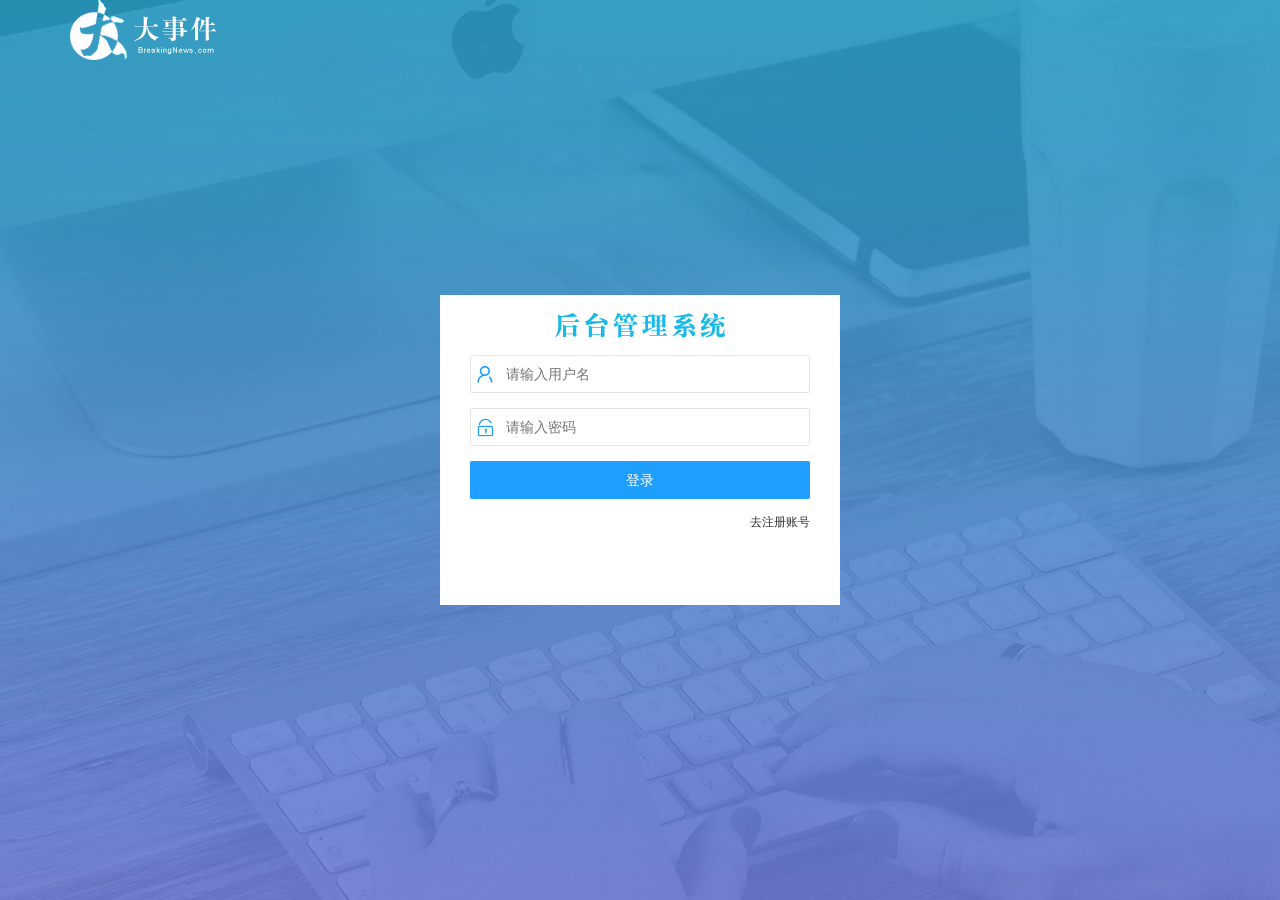
<file: login.html>
<!DOCTYPE html>
<html lang="en">

<head>
    <meta charset="UTF-8">
    <meta http-equiv="X-UA-Compatible" content="IE=edge">
    <meta name="viewport" content="width=device-width, initial-scale=1.0">
    <title>大事件-登录/注册</title>
    <!-- 导入 Layui 样式 -->
    <link rel="stylesheet" href="/assets/lib/layui/css/layui.css">
    <!-- 导入自己的 login 登陆注册页面的 css  -->
    <link rel="stylesheet" href="/assets/css/login.css">

</head>

<body>
    <!-- 头部的 Logo  区域 -->
    <div class="layui-main">
        <img src="/assets/images/logo.png" alt="">
    </div>


    <!-- 登录注册 区域 -->
    <div class="loginAndRegBox">
        <!-- 登录/注册 表头 -->
        <div class="title-box"></div>

        <!-- 登录的 Div -->
        <div class="login-box">
            <!-- 登陆的表单 -->
            <form class="layui-form" id="form-login">
                <!-- 用户名 -->
                <div class="layui-form-item">
                    <i class="layui-icon layui-icon-username" style="font-size: 20px; color: #1E9FFF;"></i>
                    <input type="text" name="username" required lay-verify="required" placeholder="请输入用户名" autocomplete="off" class="layui-input">
                </div>
                <!-- 密码 -->
                <div class="layui-form-item">
                    <i class="layui-icon layui-icon-password" style="font-size: 20px; color: #1E9FFF;"></i>
                    <input type="password" name="password" required lay-verify="required|pwd" placeholder="请输入密码" autocomplete="off" class="layui-input">
                </div>
                <!-- 登录按钮 -->
                <div class="layui-form-item">
                    <!-- 注意 类名控制按钮  样式 , lay-submit 决定了按钮的属性  是表单提交  不是普通按钮 -->
                    <button class="layui-btn  layui-btn-fluid layui-btn-normal" lay-submit>登录</button>
                </div>
                <!-- 切换按钮 -->
                <div class="layui-form-item links">
                    <a href="javascript:;" id="link-reg">去注册账号</a>
                </div>

            </form>

        </div>

        <!-- 注册的Div -->
        <div class="reg-box">
            <!-- 注册的表单 -->
            <form class="layui-form" id="form-reg">
                <!-- 用户名 -->
                <div class="layui-form-item">
                    <i class="layui-icon layui-icon-username" style="font-size: 20px; color: #1E9FFF;"></i>
                    <input type="text" name="username" required lay-verify="required" placeholder="请输入用户名" autocomplete="off" class="layui-input">
                </div>
                <!-- 密码 -->
                <div class="layui-form-item">
                    <i class="layui-icon layui-icon-password" style="font-size: 20px; color: #1E9FFF;"></i>
                    <input type="password" name="password" required lay-verify="required|pwd" placeholder="请输入密码" autocomplete="off" class="layui-input">
                </div>
                <!-- 密码确认 -->
                <div class="layui-form-item">
                    <i class="layui-icon layui-icon-password" style="font-size: 20px; color: #1E9FFF;"></i>
                    <input type="password" name="repassword" required lay-verify="required|pwd|repwd" placeholder="请再次确认密码" autocomplete="off" class="layui-input">
                </div>
                <!-- 注册按钮 -->
                <div class="layui-form-item">
                    <!-- 注意 类名控制按钮  样式 , lay-submit 决定了按钮的属性  是表单提交  不是普通按钮 -->
                    <button class="layui-btn  layui-btn-fluid layui-btn-normal" lay-submit>注册</button>
                </div>
                <!-- 切换按钮 -->
                <div class="layui-form-item links">
                    <a href="javascript:;" id="link-login">去登录</a>
                </div>

            </form>
        </div>
    </div>
    <!-- 导入 Layui 的JS样式 -->
    <script src="/assets/lib/layui/layui.all.js"></script>
    <!-- 导入 Jquery  -->
    <script src="/assets/lib/jquery.js"></script>
    <!-- 导入自己的javascript 脚本 -->
    <script src="/assets/js/login.js"></script>
</body>

</html>
</file>
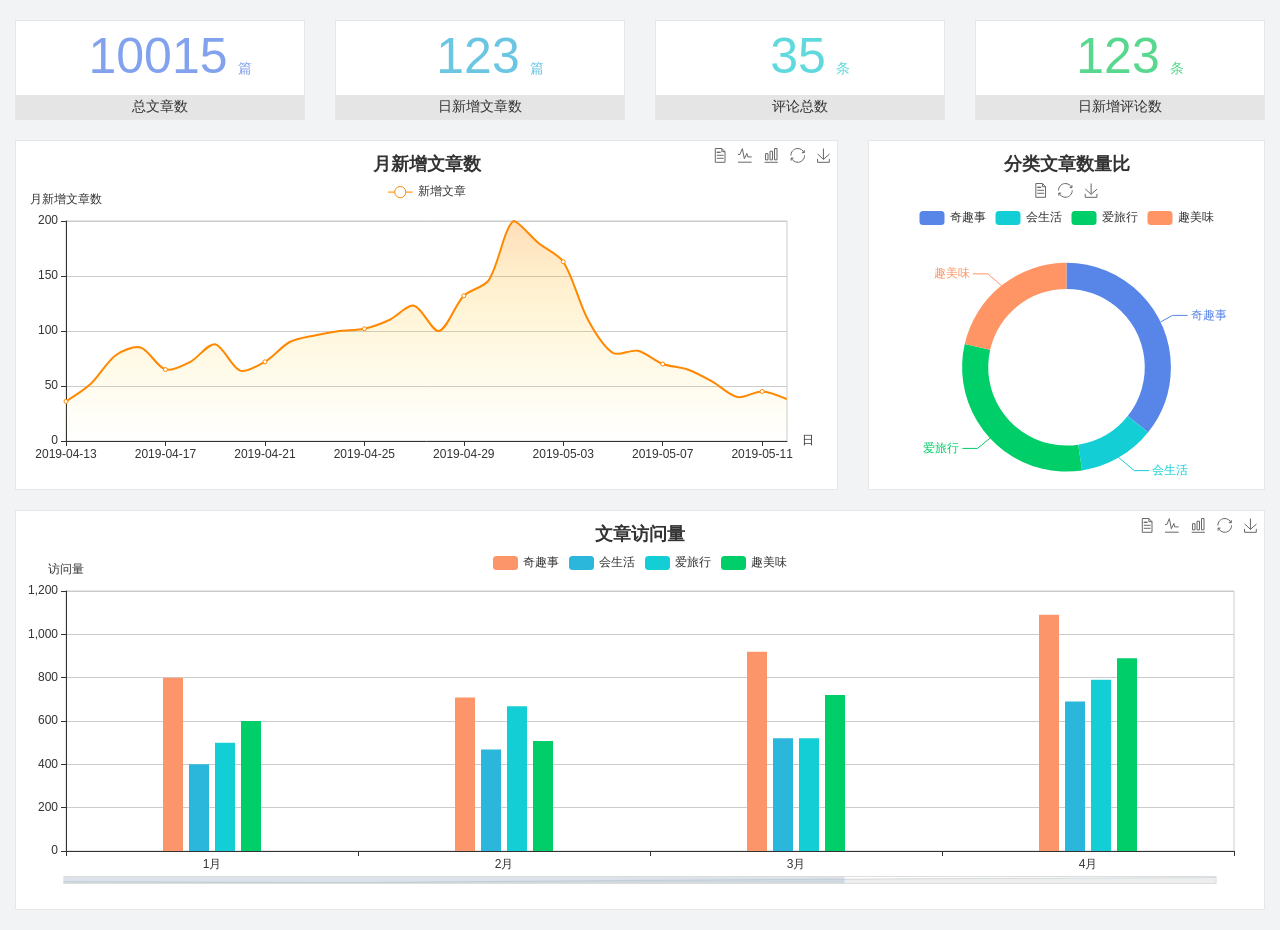
<file: home/dashboard.html>
<!DOCTYPE html>
<html lang="en">

<head>
  <meta charset="UTF-8">
  <meta name="viewport" content="width=device-width, initial-scale=1.0">
  <meta http-equiv="X-UA-Compatible" content="ie=edge">
  <title>图表统计</title>
  <link rel="stylesheet" href="../../assets/lib/bootstrap.css" />
  <link rel="stylesheet" href="../../assets/lib/main.css" />
  <script src="../../assets/lib/jquery.js"></script>
  <script type="text/javascript" src="../../assets/lib/echarts.min.js"></script>
</head>

<body>
  <div class="container-fluid">
    <div class="row spannel_list">
      <div class="col-sm-3 col-xs-6">
        <div class="spannel">
          <em>10015</em><span>篇</span>
          <b>总文章数</b>
        </div>
      </div>
      <div class="col-sm-3 col-xs-6">
        <div class="spannel scolor01">
          <em>123</em><span>篇</span>
          <b>日新增文章数</b>
        </div>
      </div>
      <div class="col-sm-3 col-xs-6">
        <div class="spannel scolor02">
          <em>35</em><span>条</span>
          <b>评论总数</b>
        </div>
      </div>
      <div class="col-sm-3 col-xs-6">
        <div class="spannel scolor03">
          <em>123</em><span>条</span>
          <b>日新增评论数</b>
        </div>
      </div>
    </div>
  </div>

  <div class="container-fluid">
    <div class="row curve-pie">
      <div class="col-lg-8 col-md-8">
        <div class="gragh_pannel" id="curve_show"></div>
      </div>
      <div class="col-lg-4 col-md-4">
        <div class="gragh_pannel" id="pie_show"></div>
      </div>
    </div>
  </div>

  <div class="container-fluid">
    <div class="column_pannel" id="column_show"></div>
  </div>

  <script>
    var oChart = echarts.init(document.getElementById('curve_show'));
    var aList_all = [
      { 'count': 36, 'date': '2019-04-13' },
      { 'count': 52, 'date': '2019-04-14' },
      { 'count': 78, 'date': '2019-04-15' },
      { 'count': 85, 'date': '2019-04-16' },
      { 'count': 65, 'date': '2019-04-17' },
      { 'count': 72, 'date': '2019-04-18' },
      { 'count': 88, 'date': '2019-04-19' },
      { 'count': 64, 'date': '2019-04-20' },
      { 'count': 72, 'date': '2019-04-21' },
      { 'count': 90, 'date': '2019-04-22' },
      { 'count': 96, 'date': '2019-04-23' },
      { 'count': 100, 'date': '2019-04-24' },
      { 'count': 102, 'date': '2019-04-25' },
      { 'count': 110, 'date': '2019-04-26' },
      { 'count': 123, 'date': '2019-04-27' },
      { 'count': 100, 'date': '2019-04-28' },
      { 'count': 132, 'date': '2019-04-29' },
      { 'count': 146, 'date': '2019-04-30' },
      { 'count': 200, 'date': '2019-05-01' },
      { 'count': 180, 'date': '2019-05-02' },
      { 'count': 163, 'date': '2019-05-03' },
      { 'count': 110, 'date': '2019-05-04' },
      { 'count': 80, 'date': '2019-05-05' },
      { 'count': 82, 'date': '2019-05-06' },
      { 'count': 70, 'date': '2019-05-07' },
      { 'count': 65, 'date': '2019-05-08' },
      { 'count': 54, 'date': '2019-05-09' },
      { 'count': 40, 'date': '2019-05-10' },
      { 'count': 45, 'date': '2019-05-11' },
      { 'count': 38, 'date': '2019-05-12' },
    ];

    let aCount = [];
    let aDate = [];

    for (var i = 0; i < aList_all.length; i++) {
      aCount.push(aList_all[i].count);
      aDate.push(aList_all[i].date);
    }

    var chartopt = {
      title: {
        text: '月新增文章数',
        left: 'center',
        top: '10'
      },
      tooltip: {
        trigger: 'axis'
      },
      legend: {
        data: ['新增文章'],
        top: '40'
      },
      toolbox: {
        show: true,
        feature: {
          mark: { show: true },
          dataView: { show: true, readOnly: false },
          magicType: { show: true, type: ['line', 'bar'] },
          restore: { show: true },
          saveAsImage: { show: true }
        }
      },
      calculable: true,
      xAxis: [
        {
          name: '日',
          type: 'category',
          boundaryGap: false,
          data: aDate
        }
      ],
      yAxis: [
        {
          name: '月新增文章数',
          type: 'value'
        }
      ],
      series: [
        {
          name: '新增文章',
          type: 'line',
          smooth: true,
          itemStyle: { normal: { areaStyle: { type: 'default' }, color: '#f80' }, lineStyle: { color: '#f80' } },
          data: aCount
        }],
      areaStyle: {
        normal: {
          color: new echarts.graphic.LinearGradient(0, 0, 0, 1, [{
            offset: 0,
            color: 'rgba(255,136,0,0.39)'
          }, {
            offset: .34,
            color: 'rgba(255,180,0,0.25)'
          }, {
            offset: 1,
            color: 'rgba(255,222,0,0.00)'
          }])

        }
      },
      grid: {
        show: true,
        x: 50,
        x2: 50,
        y: 80,
        height: 220
      }
    };

    oChart.setOption(chartopt);


    var oPie = echarts.init(document.getElementById('pie_show'));
    var oPieopt =
    {
      title: {
        top: 10,
        text: '分类文章数量比',
        x: 'center'
      },
      tooltip: {
        trigger: 'item',
        formatter: "{a} <br/>{b} : {c} ({d}%)"
      },
      color: ['#5885e8', '#13cfd5', '#00ce68', '#ff9565'],
      legend: {
        x: 'center',
        top: 65,
        data: ['奇趣事', '会生活', '爱旅行', '趣美味']
      },
      toolbox: {
        show: true,
        x: 'center',
        top: 35,
        feature: {
          mark: { show: true },
          dataView: { show: true, readOnly: false },
          magicType: {
            show: true,
            type: ['pie', 'funnel'],
            option: {
              funnel: {
                x: '25%',
                width: '50%',
                funnelAlign: 'left',
                max: 1548
              }
            }
          },
          restore: { show: true },
          saveAsImage: { show: true }
        }
      },
      calculable: true,
      series: [
        {
          name: '访问来源',
          type: 'pie',
          radius: ['45%', '60%'],
          center: ['50%', '65%'],
          data: [
            { value: 300, name: '奇趣事' },
            { value: 100, name: '会生活' },
            { value: 260, name: '爱旅行' },
            { value: 180, name: '趣美味' }
          ]
        }
      ]
    };
    oPie.setOption(oPieopt);



    var oColumn = this.echarts.init(document.getElementById('column_show'));
    var oColumnopt =
    {
      title: {
        text: '文章访问量',
        left: 'center',
        top: '10'
      },
      tooltip: {
        trigger: 'axis'
      },
      legend: {
        data: ['奇趣事', '会生活', '爱旅行', '趣美味'],
        top: '40'
      },
      toolbox: {
        show: true,
        feature: {
          mark: { show: true },
          dataView: { show: true, readOnly: false },
          magicType: { show: true, type: ['line', 'bar'] },
          restore: { show: true },
          saveAsImage: { show: true }
        }
      },
      calculable: true,
      xAxis: [
        {
          type: 'category',
          data: ['1月', '2月', '3月', '4月', '5月']
        }
      ],
      yAxis: [
        {
          name: '访问量',
          type: 'value'
        }
      ],
      series: [
        {
          name: '奇趣事',
          type: 'bar',
          barWidth: 20,
          itemStyle: {
            normal: { areaStyle: { type: 'default' }, color: '#fd956a' }
          },
          data: [800, 708, 920, 1090, 1200]
        },
        {
          name: '会生活',
          type: 'bar',
          barWidth: 20,
          itemStyle: {
            normal: { areaStyle: { type: 'default' }, color: '#2bb6db' }
          },
          data: [400, 468, 520, 690, 800]
        },
        {
          name: '爱旅行',
          type: 'bar',
          barWidth: 20,
          itemStyle: {
            normal: { areaStyle: { type: 'default' }, color: '#13cfd5' }
          },
          data: [500, 668, 520, 790, 900]
        },
        {
          name: '趣美味',
          type: 'bar',
          barWidth: 20,
          itemStyle: {
            normal: { areaStyle: { type: 'default' }, color: '#00ce68' }
          },
          data: [600, 508, 720, 890, 1000]
        }
      ],
      grid: {
        show: true,
        x: 50,
        x2: 30,
        y: 80,
        height: 260
      },
      dataZoom: [//给x轴设置滚动条
        {
          start: 0,//默认为0
          end: 100 - 1000 / 31,//默认为100
          type: 'slider',
          show: true,
          xAxisIndex: [0],
          handleSize: 0,//滑动条的 左右2个滑动条的大小
          height: 8,//组件高度
          left: 45, //左边的距离
          right: 50,//右边的距离
          bottom: 26,//右边的距离
          handleColor: '#ddd',//h滑动图标的颜色
          handleStyle: {
            borderColor: "#cacaca",
            borderWidth: "1",
            shadowBlur: 2,
            background: "#ddd",
            shadowColor: "#ddd",
          }
        }]
    };
    oColumn.setOption(oColumnopt);
  </script>
</body>

</html>
</file>
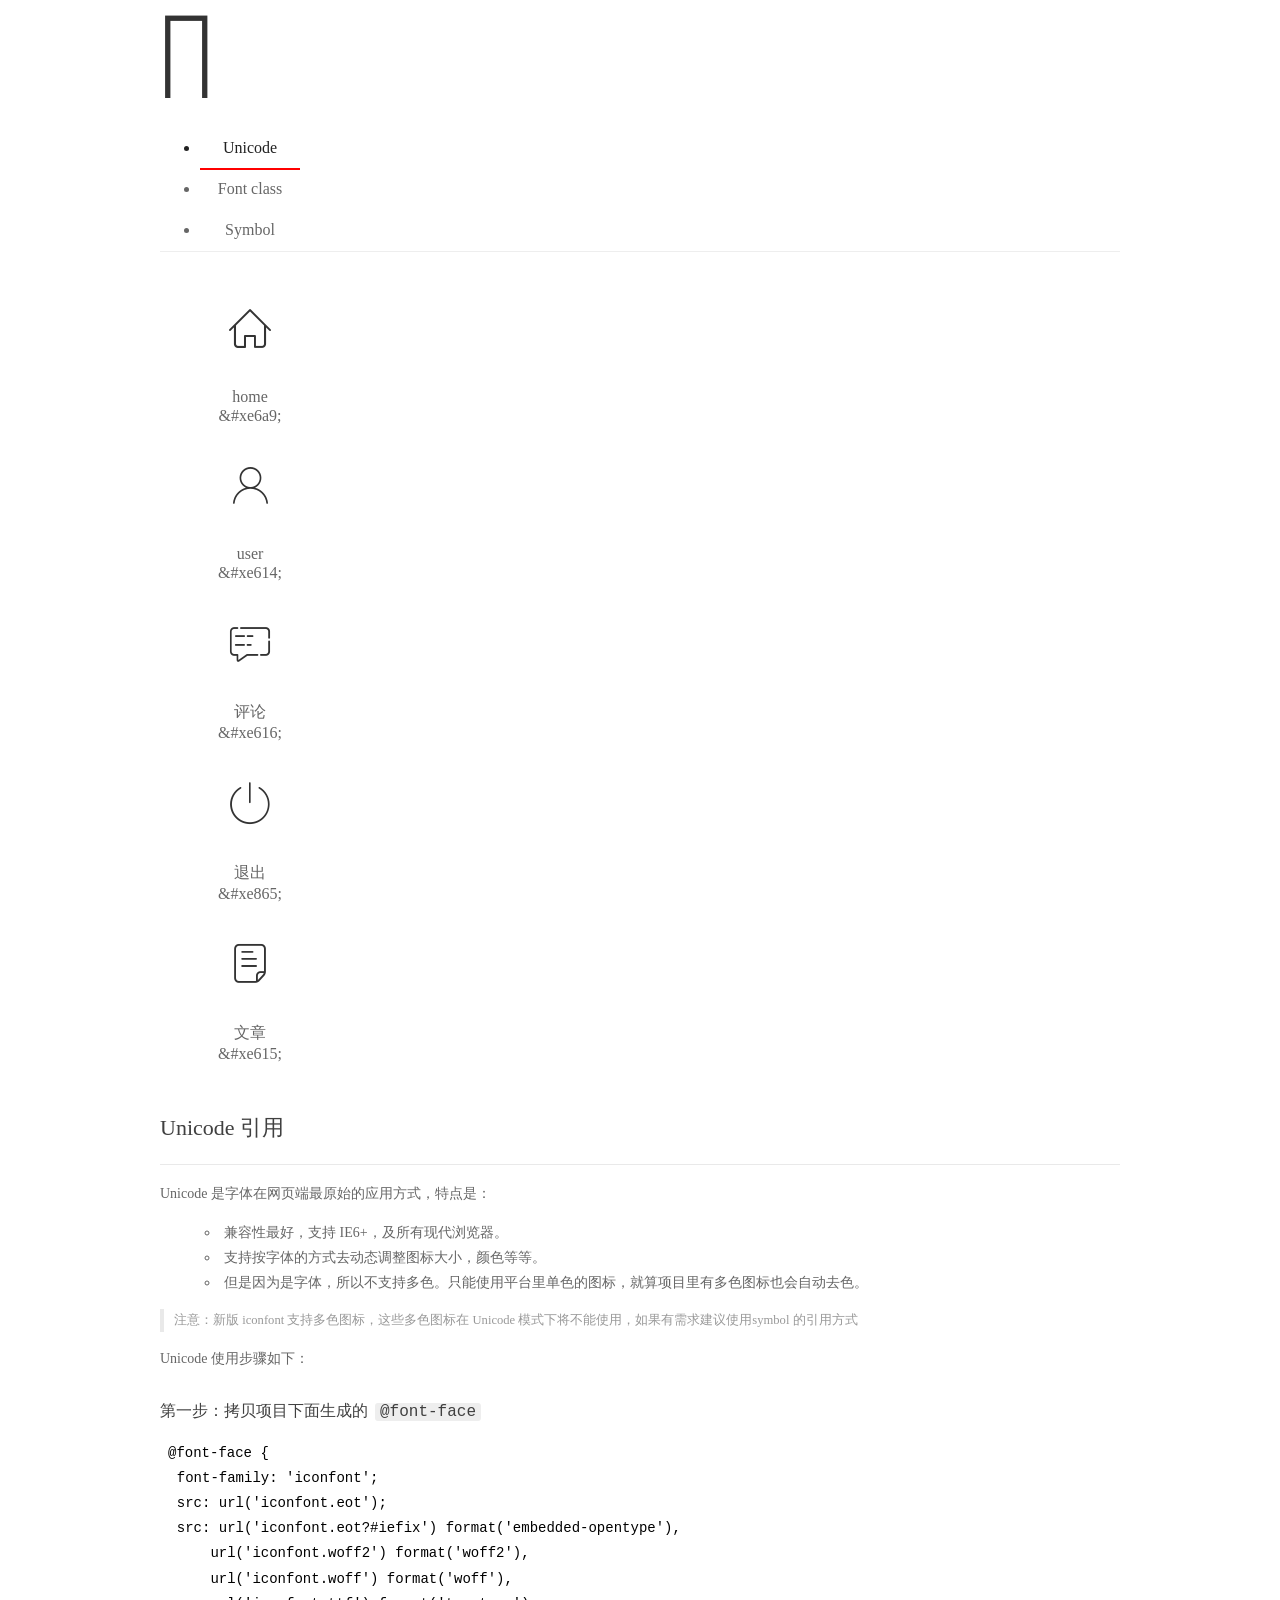
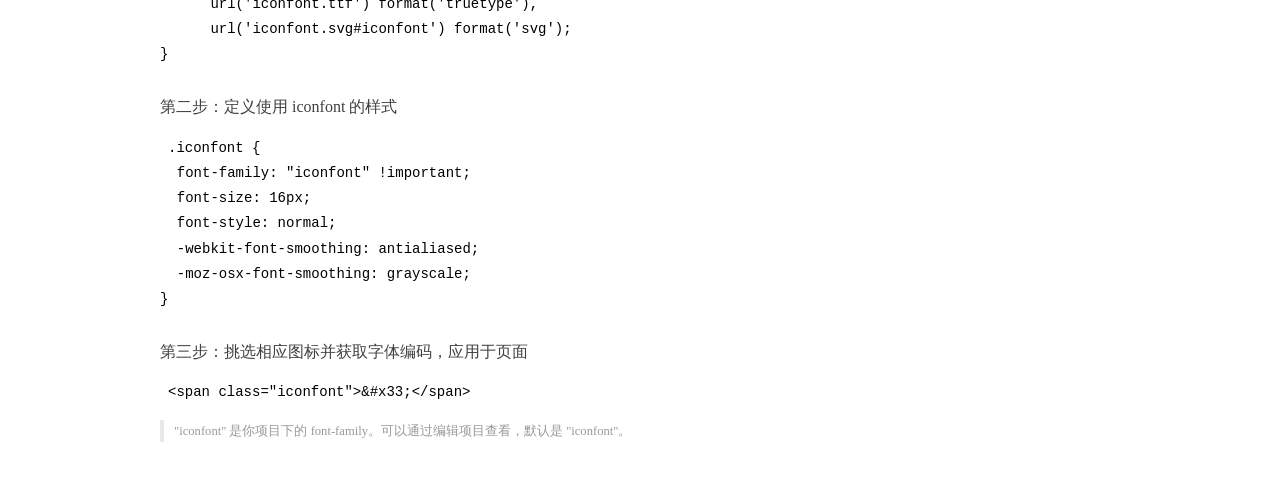
<file: assets/fonts/demo_index.html>
<!DOCTYPE html>
<html>
<head>
  <meta charset="utf-8"/>
  <title>IconFont Demo</title>
  <link rel="shortcut icon" href="https://gtms04.alicdn.com/tps/i4/TB1_oz6GVXXXXaFXpXXJDFnIXXX-64-64.ico" type="image/x-icon"/>
  <link rel="stylesheet" href="https://g.alicdn.com/thx/cube/1.3.2/cube.min.css">
  <link rel="stylesheet" href="demo.css">
  <link rel="stylesheet" href="iconfont.css">
  <script src="iconfont.js"></script>
  <!-- jQuery -->
  <script src="https://a1.alicdn.com/oss/uploads/2018/12/26/7bfddb60-08e8-11e9-9b04-53e73bb6408b.js"></script>
  <!-- 代码高亮 -->
  <script src="https://a1.alicdn.com/oss/uploads/2018/12/26/a3f714d0-08e6-11e9-8a15-ebf944d7534c.js"></script>
</head>
<body>
  <div class="main">
    <h1 class="logo"><a href="https://www.iconfont.cn/" title="iconfont 首页" target="_blank">&#xe86b;</a></h1>
    <div class="nav-tabs">
      <ul id="tabs" class="dib-box">
        <li class="dib active"><span>Unicode</span></li>
        <li class="dib"><span>Font class</span></li>
        <li class="dib"><span>Symbol</span></li>
      </ul>
      
    </div>
    <div class="tab-container">
      <div class="content unicode" style="display: block;">
          <ul class="icon_lists dib-box">
          
            <li class="dib">
              <span class="icon iconfont">&#xe6a9;</span>
                <div class="name">home</div>
                <div class="code-name">&amp;#xe6a9;</div>
              </li>
          
            <li class="dib">
              <span class="icon iconfont">&#xe614;</span>
                <div class="name">user</div>
                <div class="code-name">&amp;#xe614;</div>
              </li>
          
            <li class="dib">
              <span class="icon iconfont">&#xe616;</span>
                <div class="name">评论</div>
                <div class="code-name">&amp;#xe616;</div>
              </li>
          
            <li class="dib">
              <span class="icon iconfont">&#xe865;</span>
                <div class="name">退出</div>
                <div class="code-name">&amp;#xe865;</div>
              </li>
          
            <li class="dib">
              <span class="icon iconfont">&#xe615;</span>
                <div class="name">文章</div>
                <div class="code-name">&amp;#xe615;</div>
              </li>
          
          </ul>
          <div class="article markdown">
          <h2 id="unicode-">Unicode 引用</h2>
          <hr>

          <p>Unicode 是字体在网页端最原始的应用方式，特点是：</p>
          <ul>
            <li>兼容性最好，支持 IE6+，及所有现代浏览器。</li>
            <li>支持按字体的方式去动态调整图标大小，颜色等等。</li>
            <li>但是因为是字体，所以不支持多色。只能使用平台里单色的图标，就算项目里有多色图标也会自动去色。</li>
          </ul>
          <blockquote>
            <p>注意：新版 iconfont 支持多色图标，这些多色图标在 Unicode 模式下将不能使用，如果有需求建议使用symbol 的引用方式</p>
          </blockquote>
          <p>Unicode 使用步骤如下：</p>
          <h3 id="-font-face">第一步：拷贝项目下面生成的 <code>@font-face</code></h3>
<pre><code class="language-css"
>@font-face {
  font-family: 'iconfont';
  src: url('iconfont.eot');
  src: url('iconfont.eot?#iefix') format('embedded-opentype'),
      url('iconfont.woff2') format('woff2'),
      url('iconfont.woff') format('woff'),
      url('iconfont.ttf') format('truetype'),
      url('iconfont.svg#iconfont') format('svg');
}
</code></pre>
          <h3 id="-iconfont-">第二步：定义使用 iconfont 的样式</h3>
<pre><code class="language-css"
>.iconfont {
  font-family: "iconfont" !important;
  font-size: 16px;
  font-style: normal;
  -webkit-font-smoothing: antialiased;
  -moz-osx-font-smoothing: grayscale;
}
</code></pre>
          <h3 id="-">第三步：挑选相应图标并获取字体编码，应用于页面</h3>
<pre>
<code class="language-html"
>&lt;span class="iconfont"&gt;&amp;#x33;&lt;/span&gt;
</code></pre>
          <blockquote>
            <p>"iconfont" 是你项目下的 font-family。可以通过编辑项目查看，默认是 "iconfont"。</p>
          </blockquote>
          </div>
      </div>
      <div class="content font-class">
        <ul class="icon_lists dib-box">
          
          <li class="dib">
            <span class="icon iconfont icon-home"></span>
            <div class="name">
              home
            </div>
            <div class="code-name">.icon-home
            </div>
          </li>
          
          <li class="dib">
            <span class="icon iconfont icon-user"></span>
            <div class="name">
              user
            </div>
            <div class="code-name">.icon-user
            </div>
          </li>
          
          <li class="dib">
            <span class="icon iconfont icon-pinglun"></span>
            <div class="name">
              评论
            </div>
            <div class="code-name">.icon-pinglun
            </div>
          </li>
          
          <li class="dib">
            <span class="icon iconfont icon-tuichu"></span>
            <div class="name">
              退出
            </div>
            <div class="code-name">.icon-tuichu
            </div>
          </li>
          
          <li class="dib">
            <span class="icon iconfont icon-16"></span>
            <div class="name">
              文章
            </div>
            <div class="code-name">.icon-16
            </div>
          </li>
          
        </ul>
        <div class="article markdown">
        <h2 id="font-class-">font-class 引用</h2>
        <hr>

        <p>font-class 是 Unicode 使用方式的一种变种，主要是解决 Unicode 书写不直观，语意不明确的问题。</p>
        <p>与 Unicode 使用方式相比，具有如下特点：</p>
        <ul>
          <li>兼容性良好，支持 IE8+，及所有现代浏览器。</li>
          <li>相比于 Unicode 语意明确，书写更直观。可以很容易分辨这个 icon 是什么。</li>
          <li>因为使用 class 来定义图标，所以当要替换图标时，只需要修改 class 里面的 Unicode 引用。</li>
          <li>不过因为本质上还是使用的字体，所以多色图标还是不支持的。</li>
        </ul>
        <p>使用步骤如下：</p>
        <h3 id="-fontclass-">第一步：引入项目下面生成的 fontclass 代码：</h3>
<pre><code class="language-html">&lt;link rel="stylesheet" href="./iconfont.css"&gt;
</code></pre>
        <h3 id="-">第二步：挑选相应图标并获取类名，应用于页面：</h3>
<pre><code class="language-html">&lt;span class="iconfont icon-xxx"&gt;&lt;/span&gt;
</code></pre>
        <blockquote>
          <p>"
            iconfont" 是你项目下的 font-family。可以通过编辑项目查看，默认是 "iconfont"。</p>
        </blockquote>
      </div>
      </div>
      <div class="content symbol">
          <ul class="icon_lists dib-box">
          
            <li class="dib">
                <svg class="icon svg-icon" aria-hidden="true">
                  <use xlink:href="#icon-home"></use>
                </svg>
                <div class="name">home</div>
                <div class="code-name">#icon-home</div>
            </li>
          
            <li class="dib">
                <svg class="icon svg-icon" aria-hidden="true">
                  <use xlink:href="#icon-user"></use>
                </svg>
                <div class="name">user</div>
                <div class="code-name">#icon-user</div>
            </li>
          
            <li class="dib">
                <svg class="icon svg-icon" aria-hidden="true">
                  <use xlink:href="#icon-pinglun"></use>
                </svg>
                <div class="name">评论</div>
                <div class="code-name">#icon-pinglun</div>
            </li>
          
            <li class="dib">
                <svg class="icon svg-icon" aria-hidden="true">
                  <use xlink:href="#icon-tuichu"></use>
                </svg>
                <div class="name">退出</div>
                <div class="code-name">#icon-tuichu</div>
            </li>
          
            <li class="dib">
                <svg class="icon svg-icon" aria-hidden="true">
                  <use xlink:href="#icon-16"></use>
                </svg>
                <div class="name">文章</div>
                <div class="code-name">#icon-16</div>
            </li>
          
          </ul>
          <div class="article markdown">
          <h2 id="symbol-">Symbol 引用</h2>
          <hr>

          <p>这是一种全新的使用方式，应该说这才是未来的主流，也是平台目前推荐的用法。相关介绍可以参考这篇<a href="">文章</a>
            这种用法其实是做了一个 SVG 的集合，与另外两种相比具有如下特点：</p>
          <ul>
            <li>支持多色图标了，不再受单色限制。</li>
            <li>通过一些技巧，支持像字体那样，通过 <code>font-size</code>, <code>color</code> 来调整样式。</li>
            <li>兼容性较差，支持 IE9+，及现代浏览器。</li>
            <li>浏览器渲染 SVG 的性能一般，还不如 png。</li>
          </ul>
          <p>使用步骤如下：</p>
          <h3 id="-symbol-">第一步：引入项目下面生成的 symbol 代码：</h3>
<pre><code class="language-html">&lt;script src="./iconfont.js"&gt;&lt;/script&gt;
</code></pre>
          <h3 id="-css-">第二步：加入通用 CSS 代码（引入一次就行）：</h3>
<pre><code class="language-html">&lt;style&gt;
.icon {
  width: 1em;
  height: 1em;
  vertical-align: -0.15em;
  fill: currentColor;
  overflow: hidden;
}
&lt;/style&gt;
</code></pre>
          <h3 id="-">第三步：挑选相应图标并获取类名，应用于页面：</h3>
<pre><code class="language-html">&lt;svg class="icon" aria-hidden="true"&gt;
  &lt;use xlink:href="#icon-xxx"&gt;&lt;/use&gt;
&lt;/svg&gt;
</code></pre>
          </div>
      </div>

    </div>
  </div>
  <script>
  $(document).ready(function () {
      $('.tab-container .content:first').show()

      $('#tabs li').click(function (e) {
        var tabContent = $('.tab-container .content')
        var index = $(this).index()

        if ($(this).hasClass('active')) {
          return
        } else {
          $('#tabs li').removeClass('active')
          $(this).addClass('active')

          tabContent.hide().eq(index).fadeIn()
        }
      })
    })
  </script>
</body>
</html>
</file>
<file: assets/lib/layui/css/layui.css>
/** layui-v2.5.5 MIT License By https://www.layui.com */
 .layui-inline,img{display:inline-block;vertical-align:middle}h1,h2,h3,h4,h5,h6{font-weight:400}.layui-edge,.layui-header,.layui-inline,.layui-main{position:relative}.layui-body,.layui-edge,.layui-elip{overflow:hidden}.layui-btn,.layui-edge,.layui-inline,img{vertical-align:middle}.layui-btn,.layui-disabled,.layui-icon,.layui-unselect{-moz-user-select:none;-webkit-user-select:none;-ms-user-select:none}.layui-elip,.layui-form-checkbox span,.layui-form-pane .layui-form-label{text-overflow:ellipsis;white-space:nowrap}.layui-breadcrumb,.layui-tree-btnGroup{visibility:hidden}blockquote,body,button,dd,div,dl,dt,form,h1,h2,h3,h4,h5,h6,input,li,ol,p,pre,td,textarea,th,ul{margin:0;padding:0;-webkit-tap-highlight-color:rgba(0,0,0,0)}a:active,a:hover{outline:0}img{border:none}li{list-style:none}table{border-collapse:collapse;border-spacing:0}h4,h5,h6{font-size:100%}button,input,optgroup,option,select,textarea{font-family:inherit;font-size:inherit;font-style:inherit;font-weight:inherit;outline:0}pre{white-space:pre-wrap;white-space:-moz-pre-wrap;white-space:-pre-wrap;white-space:-o-pre-wrap;word-wrap:break-word}body{line-height:24px;font:14px Helvetica Neue,Helvetica,PingFang SC,Tahoma,Arial,sans-serif}hr{height:1px;margin:10px 0;border:0;clear:both}a{color:#333;text-decoration:none}a:hover{color:#777}a cite{font-style:normal;*cursor:pointer}.layui-border-box,.layui-border-box *{box-sizing:border-box}.layui-box,.layui-box *{box-sizing:content-box}.layui-clear{clear:both;*zoom:1}.layui-clear:after{content:'\20';clear:both;*zoom:1;display:block;height:0}.layui-inline{*display:inline;*zoom:1}.layui-edge{display:inline-block;width:0;height:0;border-width:6px;border-style:dashed;border-color:transparent}.layui-edge-top{top:-4px;border-bottom-color:#999;border-bottom-style:solid}.layui-edge-right{border-left-color:#999;border-left-style:solid}.layui-edge-bottom{top:2px;border-top-color:#999;border-top-style:solid}.layui-edge-left{border-right-color:#999;border-right-style:solid}.layui-disabled,.layui-disabled:hover{color:#d2d2d2!important;cursor:not-allowed!important}.layui-circle{border-radius:100%}.layui-show{display:block!important}.layui-hide{display:none!important}@font-face{font-family:layui-icon;src:url(../font/iconfont.eot?v=250);src:url(../font/iconfont.eot?v=250#iefix) format('embedded-opentype'),url(../font/iconfont.woff2?v=250) format('woff2'),url(../font/iconfont.woff?v=250) format('woff'),url(../font/iconfont.ttf?v=250) format('truetype'),url(../font/iconfont.svg?v=250#layui-icon) format('svg')}.layui-icon{font-family:layui-icon!important;font-size:16px;font-style:normal;-webkit-font-smoothing:antialiased;-moz-osx-font-smoothing:grayscale}.layui-icon-reply-fill:before{content:"\e611"}.layui-icon-set-fill:before{content:"\e614"}.layui-icon-menu-fill:before{content:"\e60f"}.layui-icon-search:before{content:"\e615"}.layui-icon-share:before{content:"\e641"}.layui-icon-set-sm:before{content:"\e620"}.layui-icon-engine:before{content:"\e628"}.layui-icon-close:before{content:"\1006"}.layui-icon-close-fill:before{content:"\1007"}.layui-icon-chart-screen:before{content:"\e629"}.layui-icon-star:before{content:"\e600"}.layui-icon-circle-dot:before{content:"\e617"}.layui-icon-chat:before{content:"\e606"}.layui-icon-release:before{content:"\e609"}.layui-icon-list:before{content:"\e60a"}.layui-icon-chart:before{content:"\e62c"}.layui-icon-ok-circle:before{content:"\1005"}.layui-icon-layim-theme:before{content:"\e61b"}.layui-icon-table:before{content:"\e62d"}.layui-icon-right:before{content:"\e602"}.layui-icon-left:before{content:"\e603"}.layui-icon-cart-simple:before{content:"\e698"}.layui-icon-face-cry:before{content:"\e69c"}.layui-icon-face-smile:before{content:"\e6af"}.layui-icon-survey:before{content:"\e6b2"}.layui-icon-tree:before{content:"\e62e"}.layui-icon-upload-circle:before{content:"\e62f"}.layui-icon-add-circle:before{content:"\e61f"}.layui-icon-download-circle:before{content:"\e601"}.layui-icon-templeate-1:before{content:"\e630"}.layui-icon-util:before{content:"\e631"}.layui-icon-face-surprised:before{content:"\e664"}.layui-icon-edit:before{content:"\e642"}.layui-icon-speaker:before{content:"\e645"}.layui-icon-down:before{content:"\e61a"}.layui-icon-file:before{content:"\e621"}.layui-icon-layouts:before{content:"\e632"}.layui-icon-rate-half:before{content:"\e6c9"}.layui-icon-add-circle-fine:before{content:"\e608"}.layui-icon-prev-circle:before{content:"\e633"}.layui-icon-read:before{content:"\e705"}.layui-icon-404:before{content:"\e61c"}.layui-icon-carousel:before{content:"\e634"}.layui-icon-help:before{content:"\e607"}.layui-icon-code-circle:before{content:"\e635"}.layui-icon-water:before{content:"\e636"}.layui-icon-username:before{content:"\e66f"}.layui-icon-find-fill:before{content:"\e670"}.layui-icon-about:before{content:"\e60b"}.layui-icon-location:before{content:"\e715"}.layui-icon-up:before{content:"\e619"}.layui-icon-pause:before{content:"\e651"}.layui-icon-date:before{content:"\e637"}.layui-icon-layim-uploadfile:before{content:"\e61d"}.layui-icon-delete:before{content:"\e640"}.layui-icon-play:before{content:"\e652"}.layui-icon-top:before{content:"\e604"}.layui-icon-friends:before{content:"\e612"}.layui-icon-refresh-3:before{content:"\e9aa"}.layui-icon-ok:before{content:"\e605"}.layui-icon-layer:before{content:"\e638"}.layui-icon-face-smile-fine:before{content:"\e60c"}.layui-icon-dollar:before{content:"\e659"}.layui-icon-group:before{content:"\e613"}.layui-icon-layim-download:before{content:"\e61e"}.layui-icon-picture-fine:before{content:"\e60d"}.layui-icon-link:before{content:"\e64c"}.layui-icon-diamond:before{content:"\e735"}.layui-icon-log:before{content:"\e60e"}.layui-icon-rate-solid:before{content:"\e67a"}.layui-icon-fonts-del:before{content:"\e64f"}.layui-icon-unlink:before{content:"\e64d"}.layui-icon-fonts-clear:before{content:"\e639"}.layui-icon-triangle-r:before{content:"\e623"}.layui-icon-circle:before{content:"\e63f"}.layui-icon-radio:before{content:"\e643"}.layui-icon-align-center:before{content:"\e647"}.layui-icon-align-right:before{content:"\e648"}.layui-icon-align-left:before{content:"\e649"}.layui-icon-loading-1:before{content:"\e63e"}.layui-icon-return:before{content:"\e65c"}.layui-icon-fonts-strong:before{content:"\e62b"}.layui-icon-upload:before{content:"\e67c"}.layui-icon-dialogue:before{content:"\e63a"}.layui-icon-video:before{content:"\e6ed"}.layui-icon-headset:before{content:"\e6fc"}.layui-icon-cellphone-fine:before{content:"\e63b"}.layui-icon-add-1:before{content:"\e654"}.layui-icon-face-smile-b:before{content:"\e650"}.layui-icon-fonts-html:before{content:"\e64b"}.layui-icon-form:before{content:"\e63c"}.layui-icon-cart:before{content:"\e657"}.layui-icon-camera-fill:before{content:"\e65d"}.layui-icon-tabs:before{content:"\e62a"}.layui-icon-fonts-code:before{content:"\e64e"}.layui-icon-fire:before{content:"\e756"}.layui-icon-set:before{content:"\e716"}.layui-icon-fonts-u:before{content:"\e646"}.layui-icon-triangle-d:before{content:"\e625"}.layui-icon-tips:before{content:"\e702"}.layui-icon-picture:before{content:"\e64a"}.layui-icon-more-vertical:before{content:"\e671"}.layui-icon-flag:before{content:"\e66c"}.layui-icon-loading:before{content:"\e63d"}.layui-icon-fonts-i:before{content:"\e644"}.layui-icon-refresh-1:before{content:"\e666"}.layui-icon-rmb:before{content:"\e65e"}.layui-icon-home:before{content:"\e68e"}.layui-icon-user:before{content:"\e770"}.layui-icon-notice:before{content:"\e667"}.layui-icon-login-weibo:before{content:"\e675"}.layui-icon-voice:before{content:"\e688"}.layui-icon-upload-drag:before{content:"\e681"}.layui-icon-login-qq:before{content:"\e676"}.layui-icon-snowflake:before{content:"\e6b1"}.layui-icon-file-b:before{content:"\e655"}.layui-icon-template:before{content:"\e663"}.layui-icon-auz:before{content:"\e672"}.layui-icon-console:before{content:"\e665"}.layui-icon-app:before{content:"\e653"}.layui-icon-prev:before{content:"\e65a"}.layui-icon-website:before{content:"\e7ae"}.layui-icon-next:before{content:"\e65b"}.layui-icon-component:before{content:"\e857"}.layui-icon-more:before{content:"\e65f"}.layui-icon-login-wechat:before{content:"\e677"}.layui-icon-shrink-right:before{content:"\e668"}.layui-icon-spread-left:before{content:"\e66b"}.layui-icon-camera:before{content:"\e660"}.layui-icon-note:before{content:"\e66e"}.layui-icon-refresh:before{content:"\e669"}.layui-icon-female:before{content:"\e661"}.layui-icon-male:before{content:"\e662"}.layui-icon-password:before{content:"\e673"}.layui-icon-senior:before{content:"\e674"}.layui-icon-theme:before{content:"\e66a"}.layui-icon-tread:before{content:"\e6c5"}.layui-icon-praise:before{content:"\e6c6"}.layui-icon-star-fill:before{content:"\e658"}.layui-icon-rate:before{content:"\e67b"}.layui-icon-template-1:before{content:"\e656"}.layui-icon-vercode:before{content:"\e679"}.layui-icon-cellphone:before{content:"\e678"}.layui-icon-screen-full:before{content:"\e622"}.layui-icon-screen-restore:before{content:"\e758"}.layui-icon-cols:before{content:"\e610"}.layui-icon-export:before{content:"\e67d"}.layui-icon-print:before{content:"\e66d"}.layui-icon-slider:before{content:"\e714"}.layui-icon-addition:before{content:"\e624"}.layui-icon-subtraction:before{content:"\e67e"}.layui-icon-service:before{content:"\e626"}.layui-icon-transfer:before{content:"\e691"}.layui-main{width:1140px;margin:0 auto}.layui-header{z-index:1000;height:60px}.layui-header a:hover{transition:all .5s;-webkit-transition:all .5s}.layui-side{position:fixed;left:0;top:0;bottom:0;z-index:999;width:200px;overflow-x:hidden}.layui-side-scroll{position:relative;width:220px;height:100%;overflow-x:hidden}.layui-body{position:absolute;left:200px;right:0;top:0;bottom:0;z-index:998;width:auto;overflow-y:auto;box-sizing:border-box}.layui-layout-body{overflow:hidden}.layui-layout-admin .layui-header{background-color:#23262E}.layui-layout-admin .layui-side{top:60px;width:200px;overflow-x:hidden}.layui-layout-admin .layui-body{position:fixed;top:60px;bottom:44px}.layui-layout-admin .layui-main{width:auto;margin:0 15px}.layui-layout-admin .layui-footer{position:fixed;left:200px;right:0;bottom:0;height:44px;line-height:44px;padding:0 15px;background-color:#eee}.layui-layout-admin .layui-logo{position:absolute;left:0;top:0;width:200px;height:100%;line-height:60px;text-align:center;color:#009688;font-size:16px}.layui-layout-admin .layui-header .layui-nav{background:0 0}.layui-layout-left{position:absolute!important;left:200px;top:0}.layui-layout-right{position:absolute!important;right:0;top:0}.layui-container{position:relative;margin:0 auto;padding:0 15px;box-sizing:border-box}.layui-fluid{position:relative;margin:0 auto;padding:0 15px}.layui-row:after,.layui-row:before{content:'';display:block;clear:both}.layui-col-lg1,.layui-col-lg10,.layui-col-lg11,.layui-col-lg12,.layui-col-lg2,.layui-col-lg3,.layui-col-lg4,.layui-col-lg5,.layui-col-lg6,.layui-col-lg7,.layui-col-lg8,.layui-col-lg9,.layui-col-md1,.layui-col-md10,.layui-col-md11,.layui-col-md12,.layui-col-md2,.layui-col-md3,.layui-col-md4,.layui-col-md5,.layui-col-md6,.layui-col-md7,.layui-col-md8,.layui-col-md9,.layui-col-sm1,.layui-col-sm10,.layui-col-sm11,.layui-col-sm12,.layui-col-sm2,.layui-col-sm3,.layui-col-sm4,.layui-col-sm5,.layui-col-sm6,.layui-col-sm7,.layui-col-sm8,.layui-col-sm9,.layui-col-xs1,.layui-col-xs10,.layui-col-xs11,.layui-col-xs12,.layui-col-xs2,.layui-col-xs3,.layui-col-xs4,.layui-col-xs5,.layui-col-xs6,.layui-col-xs7,.layui-col-xs8,.layui-col-xs9{position:relative;display:block;box-sizing:border-box}.layui-col-xs1,.layui-col-xs10,.layui-col-xs11,.layui-col-xs12,.layui-col-xs2,.layui-col-xs3,.layui-col-xs4,.layui-col-xs5,.layui-col-xs6,.layui-col-xs7,.layui-col-xs8,.layui-col-xs9{float:left}.layui-col-xs1{width:8.33333333%}.layui-col-xs2{width:16.66666667%}.layui-col-xs3{width:25%}.layui-col-xs4{width:33.33333333%}.layui-col-xs5{width:41.66666667%}.layui-col-xs6{width:50%}.layui-col-xs7{width:58.33333333%}.layui-col-xs8{width:66.66666667%}.layui-col-xs9{width:75%}.layui-col-xs10{width:83.33333333%}.layui-col-xs11{width:91.66666667%}.layui-col-xs12{width:100%}.layui-col-xs-offset1{margin-left:8.33333333%}.layui-col-xs-offset2{margin-left:16.66666667%}.layui-col-xs-offset3{margin-left:25%}.layui-col-xs-offset4{margin-left:33.33333333%}.layui-col-xs-offset5{margin-left:41.66666667%}.layui-col-xs-offset6{margin-left:50%}.layui-col-xs-offset7{margin-left:58.33333333%}.layui-col-xs-offset8{margin-left:66.66666667%}.layui-col-xs-offset9{margin-left:75%}.layui-col-xs-offset10{margin-left:83.33333333%}.layui-col-xs-offset11{margin-left:91.66666667%}.layui-col-xs-offset12{margin-left:100%}@media screen and (max-width:768px){.layui-hide-xs{display:none!important}.layui-show-xs-block{display:block!important}.layui-show-xs-inline{display:inline!important}.layui-show-xs-inline-block{display:inline-block!important}}@media screen and (min-width:768px){.layui-container{width:750px}.layui-hide-sm{display:none!important}.layui-show-sm-block{display:block!important}.layui-show-sm-inline{display:inline!important}.layui-show-sm-inline-block{display:inline-block!important}.layui-col-sm1,.layui-col-sm10,.layui-col-sm11,.layui-col-sm12,.layui-col-sm2,.layui-col-sm3,.layui-col-sm4,.layui-col-sm5,.layui-col-sm6,.layui-col-sm7,.layui-col-sm8,.layui-col-sm9{float:left}.layui-col-sm1{width:8.33333333%}.layui-col-sm2{width:16.66666667%}.layui-col-sm3{width:25%}.layui-col-sm4{width:33.33333333%}.layui-col-sm5{width:41.66666667%}.layui-col-sm6{width:50%}.layui-col-sm7{width:58.33333333%}.layui-col-sm8{width:66.66666667%}.layui-col-sm9{width:75%}.layui-col-sm10{width:83.33333333%}.layui-col-sm11{width:91.66666667%}.layui-col-sm12{width:100%}.layui-col-sm-offset1{margin-left:8.33333333%}.layui-col-sm-offset2{margin-left:16.66666667%}.layui-col-sm-offset3{margin-left:25%}.layui-col-sm-offset4{margin-left:33.33333333%}.layui-col-sm-offset5{margin-left:41.66666667%}.layui-col-sm-offset6{margin-left:50%}.layui-col-sm-offset7{margin-left:58.33333333%}.layui-col-sm-offset8{margin-left:66.66666667%}.layui-col-sm-offset9{margin-left:75%}.layui-col-sm-offset10{margin-left:83.33333333%}.layui-col-sm-offset11{margin-left:91.66666667%}.layui-col-sm-offset12{margin-left:100%}}@media screen and (min-width:992px){.layui-container{width:970px}.layui-hide-md{display:none!important}.layui-show-md-block{display:block!important}.layui-show-md-inline{display:inline!important}.layui-show-md-inline-block{display:inline-block!important}.layui-col-md1,.layui-col-md10,.layui-col-md11,.layui-col-md12,.layui-col-md2,.layui-col-md3,.layui-col-md4,.layui-col-md5,.layui-col-md6,.layui-col-md7,.layui-col-md8,.layui-col-md9{float:left}.layui-col-md1{width:8.33333333%}.layui-col-md2{width:16.66666667%}.layui-col-md3{width:25%}.layui-col-md4{width:33.33333333%}.layui-col-md5{width:41.66666667%}.layui-col-md6{width:50%}.layui-col-md7{width:58.33333333%}.layui-col-md8{width:66.66666667%}.layui-col-md9{width:75%}.layui-col-md10{width:83.33333333%}.layui-col-md11{width:91.66666667%}.layui-col-md12{width:100%}.layui-col-md-offset1{margin-left:8.33333333%}.layui-col-md-offset2{margin-left:16.66666667%}.layui-col-md-offset3{margin-left:25%}.layui-col-md-offset4{margin-left:33.33333333%}.layui-col-md-offset5{margin-left:41.66666667%}.layui-col-md-offset6{margin-left:50%}.layui-col-md-offset7{margin-left:58.33333333%}.layui-col-md-offset8{margin-left:66.66666667%}.layui-col-md-offset9{margin-left:75%}.layui-col-md-offset10{margin-left:83.33333333%}.layui-col-md-offset11{margin-left:91.66666667%}.layui-col-md-offset12{margin-left:100%}}@media screen and (min-width:1200px){.layui-container{width:1170px}.layui-hide-lg{display:none!important}.layui-show-lg-block{display:block!important}.layui-show-lg-inline{display:inline!important}.layui-show-lg-inline-block{display:inline-block!important}.layui-col-lg1,.layui-col-lg10,.layui-col-lg11,.layui-col-lg12,.layui-col-lg2,.layui-col-lg3,.layui-col-lg4,.layui-col-lg5,.layui-col-lg6,.layui-col-lg7,.layui-col-lg8,.layui-col-lg9{float:left}.layui-col-lg1{width:8.33333333%}.layui-col-lg2{width:16.66666667%}.layui-col-lg3{width:25%}.layui-col-lg4{width:33.33333333%}.layui-col-lg5{width:41.66666667%}.layui-col-lg6{width:50%}.layui-col-lg7{width:58.33333333%}.layui-col-lg8{width:66.66666667%}.layui-col-lg9{width:75%}.layui-col-lg10{width:83.33333333%}.layui-col-lg11{width:91.66666667%}.layui-col-lg12{width:100%}.layui-col-lg-offset1{margin-left:8.33333333%}.layui-col-lg-offset2{margin-left:16.66666667%}.layui-col-lg-offset3{margin-left:25%}.layui-col-lg-offset4{margin-left:33.33333333%}.layui-col-lg-offset5{margin-left:41.66666667%}.layui-col-lg-offset6{margin-left:50%}.layui-col-lg-offset7{margin-left:58.33333333%}.layui-col-lg-offset8{margin-left:66.66666667%}.layui-col-lg-offset9{margin-left:75%}.layui-col-lg-offset10{margin-left:83.33333333%}.layui-col-lg-offset11{margin-left:91.66666667%}.layui-col-lg-offset12{margin-left:100%}}.layui-col-space1{margin:-.5px}.layui-col-space1>*{padding:.5px}.layui-col-space3{margin:-1.5px}.layui-col-space3>*{padding:1.5px}.layui-col-space5{margin:-2.5px}.layui-col-space5>*{padding:2.5px}.layui-col-space8{margin:-3.5px}.layui-col-space8>*{padding:3.5px}.layui-col-space10{margin:-5px}.layui-col-space10>*{padding:5px}.layui-col-space12{margin:-6px}.layui-col-space12>*{padding:6px}.layui-col-space15{margin:-7.5px}.layui-col-space15>*{padding:7.5px}.layui-col-space18{margin:-9px}.layui-col-space18>*{padding:9px}.layui-col-space20{margin:-10px}.layui-col-space20>*{padding:10px}.layui-col-space22{margin:-11px}.layui-col-space22>*{padding:11px}.layui-col-space25{margin:-12.5px}.layui-col-space25>*{padding:12.5px}.layui-col-space30{margin:-15px}.layui-col-space30>*{padding:15px}.layui-btn,.layui-input,.layui-select,.layui-textarea,.layui-upload-button{outline:0;-webkit-appearance:none;transition:all .3s;-webkit-transition:all .3s;box-sizing:border-box}.layui-elem-quote{margin-bottom:10px;padding:15px;line-height:22px;border-left:5px solid #009688;border-radius:0 2px 2px 0;background-color:#f2f2f2}.layui-quote-nm{border-style:solid;border-width:1px 1px 1px 5px;background:0 0}.layui-elem-field{margin-bottom:10px;padding:0;border-width:1px;border-style:solid}.layui-elem-field legend{margin-left:20px;padding:0 10px;font-size:20px;font-weight:300}.layui-field-title{margin:10px 0 20px;border-width:1px 0 0}.layui-field-box{padding:10px 15px}.layui-field-title .layui-field-box{padding:10px 0}.layui-progress{position:relative;height:6px;border-radius:20px;background-color:#e2e2e2}.layui-progress-bar{position:absolute;left:0;top:0;width:0;max-width:100%;height:6px;border-radius:20px;text-align:right;background-color:#5FB878;transition:all .3s;-webkit-transition:all .3s}.layui-progress-big,.layui-progress-big .layui-progress-bar{height:18px;line-height:18px}.layui-progress-text{position:relative;top:-20px;line-height:18px;font-size:12px;color:#666}.layui-progress-big .layui-progress-text{position:static;padding:0 10px;color:#fff}.layui-collapse{border-width:1px;border-style:solid;border-radius:2px}.layui-colla-content,.layui-colla-item{border-top-width:1px;border-top-style:solid}.layui-colla-item:first-child{border-top:none}.layui-colla-title{position:relative;height:42px;line-height:42px;padding:0 15px 0 35px;color:#333;background-color:#f2f2f2;cursor:pointer;font-size:14px;overflow:hidden}.layui-colla-content{display:none;padding:10px 15px;line-height:22px;color:#666}.layui-colla-icon{position:absolute;left:15px;top:0;font-size:14px}.layui-card{margin-bottom:15px;border-radius:2px;background-color:#fff;box-shadow:0 1px 2px 0 rgba(0,0,0,.05)}.layui-card:last-child{margin-bottom:0}.layui-card-header{position:relative;height:42px;line-height:42px;padding:0 15px;border-bottom:1px solid #f6f6f6;color:#333;border-radius:2px 2px 0 0;font-size:14px}.layui-bg-black,.layui-bg-blue,.layui-bg-cyan,.layui-bg-green,.layui-bg-orange,.layui-bg-red{color:#fff!important}.layui-card-body{position:relative;padding:10px 15px;line-height:24px}.layui-card-body[pad15]{padding:15px}.layui-card-body[pad20]{padding:20px}.layui-card-body .layui-table{margin:5px 0}.layui-card .layui-tab{margin:0}.layui-panel-window{position:relative;padding:15px;border-radius:0;border-top:5px solid #E6E6E6;background-color:#fff}.layui-auxiliar-moving{position:fixed;left:0;right:0;top:0;bottom:0;width:100%;height:100%;background:0 0;z-index:9999999999}.layui-form-label,.layui-form-mid,.layui-form-select,.layui-input-block,.layui-input-inline,.layui-textarea{position:relative}.layui-bg-red{background-color:#FF5722!important}.layui-bg-orange{background-color:#FFB800!important}.layui-bg-green{background-color:#009688!important}.layui-bg-cyan{background-color:#2F4056!important}.layui-bg-blue{background-color:#1E9FFF!important}.layui-bg-black{background-color:#393D49!important}.layui-bg-gray{background-color:#eee!important;color:#666!important}.layui-badge-rim,.layui-colla-content,.layui-colla-item,.layui-collapse,.layui-elem-field,.layui-form-pane .layui-form-item[pane],.layui-form-pane .layui-form-label,.layui-input,.layui-layedit,.layui-layedit-tool,.layui-quote-nm,.layui-select,.layui-tab-bar,.layui-tab-card,.layui-tab-title,.layui-tab-title .layui-this:after,.layui-textarea{border-color:#e6e6e6}.layui-timeline-item:before,hr{background-color:#e6e6e6}.layui-text{line-height:22px;font-size:14px;color:#666}.layui-text h1,.layui-text h2,.layui-text h3{font-weight:500;color:#333}.layui-text h1{font-size:30px}.layui-text h2{font-size:24px}.layui-text h3{font-size:18px}.layui-text a:not(.layui-btn){color:#01AAED}.layui-text a:not(.layui-btn):hover{text-decoration:underline}.layui-text ul{padding:5px 0 5px 15px}.layui-text ul li{margin-top:5px;list-style-type:disc}.layui-text em,.layui-word-aux{color:#999!important;padding:0 5px!important}.layui-btn{display:inline-block;height:38px;line-height:38px;padding:0 18px;background-color:#009688;color:#fff;white-space:nowrap;text-align:center;font-size:14px;border:none;border-radius:2px;cursor:pointer}.layui-btn:hover{opacity:.8;filter:alpha(opacity=80);color:#fff}.layui-btn:active{opacity:1;filter:alpha(opacity=100)}.layui-btn+.layui-btn{margin-left:10px}.layui-btn-container{font-size:0}.layui-btn-container .layui-btn{margin-right:10px;margin-bottom:10px}.layui-btn-container .layui-btn+.layui-btn{margin-left:0}.layui-table .layui-btn-container .layui-btn{margin-bottom:9px}.layui-btn-radius{border-radius:100px}.layui-btn .layui-icon{margin-right:3px;font-size:18px;vertical-align:bottom;vertical-align:middle\9}.layui-btn-primary{border:1px solid #C9C9C9;background-color:#fff;color:#555}.layui-btn-primary:hover{border-color:#009688;color:#333}.layui-btn-normal{background-color:#1E9FFF}.layui-btn-warm{background-color:#FFB800}.layui-btn-danger{background-color:#FF5722}.layui-btn-checked{background-color:#5FB878}.layui-btn-disabled,.layui-btn-disabled:active,.layui-btn-disabled:hover{border:1px solid #e6e6e6;background-color:#FBFBFB;color:#C9C9C9;cursor:not-allowed;opacity:1}.layui-btn-lg{height:44px;line-height:44px;padding:0 25px;font-size:16px}.layui-btn-sm{height:30px;line-height:30px;padding:0 10px;font-size:12px}.layui-btn-sm i{font-size:16px!important}.layui-btn-xs{height:22px;line-height:22px;padding:0 5px;font-size:12px}.layui-btn-xs i{font-size:14px!important}.layui-btn-group{display:inline-block;vertical-align:middle;font-size:0}.layui-btn-group .layui-btn{margin-left:0!important;margin-right:0!important;border-left:1px solid rgba(255,255,255,.5);border-radius:0}.layui-btn-group .layui-btn-primary{border-left:none}.layui-btn-group .layui-btn-primary:hover{border-color:#C9C9C9;color:#009688}.layui-btn-group .layui-btn:first-child{border-left:none;border-radius:2px 0 0 2px}.layui-btn-group .layui-btn-primary:first-child{border-left:1px solid #c9c9c9}.layui-btn-group .layui-btn:last-child{border-radius:0 2px 2px 0}.layui-btn-group .layui-btn+.layui-btn{margin-left:0}.layui-btn-group+.layui-btn-group{margin-left:10px}.layui-btn-fluid{width:100%}.layui-input,.layui-select,.layui-textarea{height:38px;line-height:1.3;line-height:38px\9;border-width:1px;border-style:solid;background-color:#fff;border-radius:2px}.layui-input::-webkit-input-placeholder,.layui-select::-webkit-input-placeholder,.layui-textarea::-webkit-input-placeholder{line-height:1.3}.layui-input,.layui-textarea{display:block;width:100%;padding-left:10px}.layui-input:hover,.layui-textarea:hover{border-color:#D2D2D2!important}.layui-input:focus,.layui-textarea:focus{border-color:#C9C9C9!important}.layui-textarea{min-height:100px;height:auto;line-height:20px;padding:6px 10px;resize:vertical}.layui-select{padding:0 10px}.layui-form input[type=checkbox],.layui-form input[type=radio],.layui-form select{display:none}.layui-form [lay-ignore]{display:initial}.layui-form-item{margin-bottom:15px;clear:both;*zoom:1}.layui-form-item:after{content:'\20';clear:both;*zoom:1;display:block;height:0}.layui-form-label{float:left;display:block;padding:9px 15px;width:80px;font-weight:400;line-height:20px;text-align:right}.layui-form-label-col{display:block;float:none;padding:9px 0;line-height:20px;text-align:left}.layui-form-item .layui-inline{margin-bottom:5px;margin-right:10px}.layui-input-block{margin-left:110px;min-height:36px}.layui-input-inline{display:inline-block;vertical-align:middle}.layui-form-item .layui-input-inline{float:left;width:190px;margin-right:10px}.layui-form-text .layui-input-inline{width:auto}.layui-form-mid{float:left;display:block;padding:9px 0!important;line-height:20px;margin-right:10px}.layui-form-danger+.layui-form-select .layui-input,.layui-form-danger:focus{border-color:#FF5722!important}.layui-form-select .layui-input{padding-right:30px;cursor:pointer}.layui-form-select .layui-edge{position:absolute;right:10px;top:50%;margin-top:-3px;cursor:pointer;border-width:6px;border-top-color:#c2c2c2;border-top-style:solid;transition:all .3s;-webkit-transition:all .3s}.layui-form-select dl{display:none;position:absolute;left:0;top:42px;padding:5px 0;z-index:899;min-width:100%;border:1px solid #d2d2d2;max-height:300px;overflow-y:auto;background-color:#fff;border-radius:2px;box-shadow:0 2px 4px rgba(0,0,0,.12);box-sizing:border-box}.layui-form-select dl dd,.layui-form-select dl dt{padding:0 10px;line-height:36px;white-space:nowrap;overflow:hidden;text-overflow:ellipsis}.layui-form-select dl dt{font-size:12px;color:#999}.layui-form-select dl dd{cursor:pointer}.layui-form-select dl dd:hover{background-color:#f2f2f2;-webkit-transition:.5s all;transition:.5s all}.layui-form-select .layui-select-group dd{padding-left:20px}.layui-form-select dl dd.layui-select-tips{padding-left:10px!important;color:#999}.layui-form-select dl dd.layui-this{background-color:#5FB878;color:#fff}.layui-form-checkbox,.layui-form-select dl dd.layui-disabled{background-color:#fff}.layui-form-selected dl{display:block}.layui-form-checkbox,.layui-form-checkbox *,.layui-form-switch{display:inline-block;vertical-align:middle}.layui-form-selected .layui-edge{margin-top:-9px;-webkit-transform:rotate(180deg);transform:rotate(180deg);margin-top:-3px\9}:root .layui-form-selected .layui-edge{margin-top:-9px\0/IE9}.layui-form-selectup dl{top:auto;bottom:42px}.layui-select-none{margin:5px 0;text-align:center;color:#999}.layui-select-disabled .layui-disabled{border-color:#eee!important}.layui-select-disabled .layui-edge{border-top-color:#d2d2d2}.layui-form-checkbox{position:relative;height:30px;line-height:30px;margin-right:10px;padding-right:30px;cursor:pointer;font-size:0;-webkit-transition:.1s linear;transition:.1s linear;box-sizing:border-box}.layui-form-checkbox span{padding:0 10px;height:100%;font-size:14px;border-radius:2px 0 0 2px;background-color:#d2d2d2;color:#fff;overflow:hidden}.layui-form-checkbox:hover span{background-color:#c2c2c2}.layui-form-checkbox i{position:absolute;right:0;top:0;width:30px;height:28px;border:1px solid #d2d2d2;border-left:none;border-radius:0 2px 2px 0;color:#fff;font-size:20px;text-align:center}.layui-form-checkbox:hover i{border-color:#c2c2c2;color:#c2c2c2}.layui-form-checked,.layui-form-checked:hover{border-color:#5FB878}.layui-form-checked span,.layui-form-checked:hover span{background-color:#5FB878}.layui-form-checked i,.layui-form-checked:hover i{color:#5FB878}.layui-form-item .layui-form-checkbox{margin-top:4px}.layui-form-checkbox[lay-skin=primary]{height:auto!important;line-height:normal!important;min-width:18px;min-height:18px;border:none!important;margin-right:0;padding-left:28px;padding-right:0;background:0 0}.layui-form-checkbox[lay-skin=primary] span{padding-left:0;padding-right:15px;line-height:18px;background:0 0;color:#666}.layui-form-checkbox[lay-skin=primary] i{right:auto;left:0;width:16px;height:16px;line-height:16px;border:1px solid #d2d2d2;font-size:12px;border-radius:2px;background-color:#fff;-webkit-transition:.1s linear;transition:.1s linear}.layui-form-checkbox[lay-skin=primary]:hover i{border-color:#5FB878;color:#fff}.layui-form-checked[lay-skin=primary] i{border-color:#5FB878!important;background-color:#5FB878;color:#fff}.layui-checkbox-disbaled[lay-skin=primary] span{background:0 0!important;color:#c2c2c2}.layui-checkbox-disbaled[lay-skin=primary]:hover i{border-color:#d2d2d2}.layui-form-item .layui-form-checkbox[lay-skin=primary]{margin-top:10px}.layui-form-switch{position:relative;height:22px;line-height:22px;min-width:35px;padding:0 5px;margin-top:8px;border:1px solid #d2d2d2;border-radius:20px;cursor:pointer;background-color:#fff;-webkit-transition:.1s linear;transition:.1s linear}.layui-form-switch i{position:absolute;left:5px;top:3px;width:16px;height:16px;border-radius:20px;background-color:#d2d2d2;-webkit-transition:.1s linear;transition:.1s linear}.layui-form-switch em{position:relative;top:0;width:25px;margin-left:21px;padding:0!important;text-align:center!important;color:#999!important;font-style:normal!important;font-size:12px}.layui-form-onswitch{border-color:#5FB878;background-color:#5FB878}.layui-checkbox-disbaled,.layui-checkbox-disbaled i{border-color:#e2e2e2!important}.layui-form-onswitch i{left:100%;margin-left:-21px;background-color:#fff}.layui-form-onswitch em{margin-left:5px;margin-right:21px;color:#fff!important}.layui-checkbox-disbaled span{background-color:#e2e2e2!important}.layui-checkbox-disbaled:hover i{color:#fff!important}[lay-radio]{display:none}.layui-form-radio,.layui-form-radio *{display:inline-block;vertical-align:middle}.layui-form-radio{line-height:28px;margin:6px 10px 0 0;padding-right:10px;cursor:pointer;font-size:0}.layui-form-radio *{font-size:14px}.layui-form-radio>i{margin-right:8px;font-size:22px;color:#c2c2c2}.layui-form-radio>i:hover,.layui-form-radioed>i{color:#5FB878}.layui-radio-disbaled>i{color:#e2e2e2!important}.layui-form-pane .layui-form-label{width:110px;padding:8px 15px;height:38px;line-height:20px;border-width:1px;border-style:solid;border-radius:2px 0 0 2px;text-align:center;background-color:#FBFBFB;overflow:hidden;box-sizing:border-box}.layui-form-pane .layui-input-inline{margin-left:-1px}.layui-form-pane .layui-input-block{margin-left:110px;left:-1px}.layui-form-pane .layui-input{border-radius:0 2px 2px 0}.layui-form-pane .layui-form-text .layui-form-label{float:none;width:100%;border-radius:2px;box-sizing:border-box;text-align:left}.layui-form-pane .layui-form-text .layui-input-inline{display:block;margin:0;top:-1px;clear:both}.layui-form-pane .layui-form-text .layui-input-block{margin:0;left:0;top:-1px}.layui-form-pane .layui-form-text .layui-textarea{min-height:100px;border-radius:0 0 2px 2px}.layui-form-pane .layui-form-checkbox{margin:4px 0 4px 10px}.layui-form-pane .layui-form-radio,.layui-form-pane .layui-form-switch{margin-top:6px;margin-left:10px}.layui-form-pane .layui-form-item[pane]{position:relative;border-width:1px;border-style:solid}.layui-form-pane .layui-form-item[pane] .layui-form-label{position:absolute;left:0;top:0;height:100%;border-width:0 1px 0 0}.layui-form-pane .layui-form-item[pane] .layui-input-inline{margin-left:110px}@media screen and (max-width:450px){.layui-form-item .layui-form-label{text-overflow:ellipsis;overflow:hidden;white-space:nowrap}.layui-form-item .layui-inline{display:block;margin-right:0;margin-bottom:20px;clear:both}.layui-form-item .layui-inline:after{content:'\20';clear:both;display:block;height:0}.layui-form-item .layui-input-inline{display:block;float:none;left:-3px;width:auto;margin:0 0 10px 112px}.layui-form-item .layui-input-inline+.layui-form-mid{margin-left:110px;top:-5px;padding:0}.layui-form-item .layui-form-checkbox{margin-right:5px;margin-bottom:5px}}.layui-layedit{border-width:1px;border-style:solid;border-radius:2px}.layui-layedit-tool{padding:3px 5px;border-bottom-width:1px;border-bottom-style:solid;font-size:0}.layedit-tool-fixed{position:fixed;top:0;border-top:1px solid #e2e2e2}.layui-layedit-tool .layedit-tool-mid,.layui-layedit-tool .layui-icon{display:inline-block;vertical-align:middle;text-align:center;font-size:14px}.layui-layedit-tool .layui-icon{position:relative;width:32px;height:30px;line-height:30px;margin:3px 5px;color:#777;cursor:pointer;border-radius:2px}.layui-layedit-tool .layui-icon:hover{color:#393D49}.layui-layedit-tool .layui-icon:active{color:#000}.layui-layedit-tool .layedit-tool-active{background-color:#e2e2e2;color:#000}.layui-layedit-tool .layui-disabled,.layui-layedit-tool .layui-disabled:hover{color:#d2d2d2;cursor:not-allowed}.layui-layedit-tool .layedit-tool-mid{width:1px;height:18px;margin:0 10px;background-color:#d2d2d2}.layedit-tool-html{width:50px!important;font-size:30px!important}.layedit-tool-b,.layedit-tool-code,.layedit-tool-help{font-size:16px!important}.layedit-tool-d,.layedit-tool-face,.layedit-tool-image,.layedit-tool-unlink{font-size:18px!important}.layedit-tool-image input{position:absolute;font-size:0;left:0;top:0;width:100%;height:100%;opacity:.01;filter:Alpha(opacity=1);cursor:pointer}.layui-layedit-iframe iframe{display:block;width:100%}#LAY_layedit_code{overflow:hidden}.layui-laypage{display:inline-block;*display:inline;*zoom:1;vertical-align:middle;margin:10px 0;font-size:0}.layui-laypage>a:first-child,.layui-laypage>a:first-child em{border-radius:2px 0 0 2px}.layui-laypage>a:last-child,.layui-laypage>a:last-child em{border-radius:0 2px 2px 0}.layui-laypage>:first-child{margin-left:0!important}.layui-laypage>:last-child{margin-right:0!important}.layui-laypage a,.layui-laypage button,.layui-laypage input,.layui-laypage select,.layui-laypage span{border:1px solid #e2e2e2}.layui-laypage a,.layui-laypage span{display:inline-block;*display:inline;*zoom:1;vertical-align:middle;padding:0 15px;height:28px;line-height:28px;margin:0 -1px 5px 0;background-color:#fff;color:#333;font-size:12px}.layui-flow-more a *,.layui-laypage input,.layui-table-view select[lay-ignore]{display:inline-block}.layui-laypage a:hover{color:#009688}.layui-laypage em{font-style:normal}.layui-laypage .layui-laypage-spr{color:#999;font-weight:700}.layui-laypage a{text-decoration:none}.layui-laypage .layui-laypage-curr{position:relative}.layui-laypage .layui-laypage-curr em{position:relative;color:#fff}.layui-laypage .layui-laypage-curr .layui-laypage-em{position:absolute;left:-1px;top:-1px;padding:1px;width:100%;height:100%;background-color:#009688}.layui-laypage-em{border-radius:2px}.layui-laypage-next em,.layui-laypage-prev em{font-family:Sim sun;font-size:16px}.layui-laypage .layui-laypage-count,.layui-laypage .layui-laypage-limits,.layui-laypage .layui-laypage-refresh,.layui-laypage .layui-laypage-skip{margin-left:10px;margin-right:10px;padding:0;border:none}.layui-laypage .layui-laypage-limits,.layui-laypage .layui-laypage-refresh{vertical-align:top}.layui-laypage .layui-laypage-refresh i{font-size:18px;cursor:pointer}.layui-laypage select{height:22px;padding:3px;border-radius:2px;cursor:pointer}.layui-laypage .layui-laypage-skip{height:30px;line-height:30px;color:#999}.layui-laypage button,.layui-laypage input{height:30px;line-height:30px;border-radius:2px;vertical-align:top;background-color:#fff;box-sizing:border-box}.layui-laypage input{width:40px;margin:0 10px;padding:0 3px;text-align:center}.layui-laypage input:focus,.layui-laypage select:focus{border-color:#009688!important}.layui-laypage button{margin-left:10px;padding:0 10px;cursor:pointer}.layui-table,.layui-table-view{margin:10px 0}.layui-flow-more{margin:10px 0;text-align:center;color:#999;font-size:14px}.layui-flow-more a{height:32px;line-height:32px}.layui-flow-more a *{vertical-align:top}.layui-flow-more a cite{padding:0 20px;border-radius:3px;background-color:#eee;color:#333;font-style:normal}.layui-flow-more a cite:hover{opacity:.8}.layui-flow-more a i{font-size:30px;color:#737383}.layui-table{width:100%;background-color:#fff;color:#666}.layui-table tr{transition:all .3s;-webkit-transition:all .3s}.layui-table th{text-align:left;font-weight:400}.layui-table tbody tr:hover,.layui-table thead tr,.layui-table-click,.layui-table-header,.layui-table-hover,.layui-table-mend,.layui-table-patch,.layui-table-tool,.layui-table-total,.layui-table-total tr,.layui-table[lay-even] tr:nth-child(even){background-color:#f2f2f2}.layui-table td,.layui-table th,.layui-table-col-set,.layui-table-fixed-r,.layui-table-grid-down,.layui-table-header,.layui-table-page,.layui-table-tips-main,.layui-table-tool,.layui-table-total,.layui-table-view,.layui-table[lay-skin=line],.layui-table[lay-skin=row]{border-width:1px;border-style:solid;border-color:#e6e6e6}.layui-table td,.layui-table th{position:relative;padding:9px 15px;min-height:20px;line-height:20px;font-size:14px}.layui-table[lay-skin=line] td,.layui-table[lay-skin=line] th{border-width:0 0 1px}.layui-table[lay-skin=row] td,.layui-table[lay-skin=row] th{border-width:0 1px 0 0}.layui-table[lay-skin=nob] td,.layui-table[lay-skin=nob] th{border:none}.layui-table img{max-width:100px}.layui-table[lay-size=lg] td,.layui-table[lay-size=lg] th{padding:15px 30px}.layui-table-view .layui-table[lay-size=lg] .layui-table-cell{height:40px;line-height:40px}.layui-table[lay-size=sm] td,.layui-table[lay-size=sm] th{font-size:12px;padding:5px 10px}.layui-table-view .layui-table[lay-size=sm] .layui-table-cell{height:20px;line-height:20px}.layui-table[lay-data]{display:none}.layui-table-box{position:relative;overflow:hidden}.layui-table-view .layui-table{position:relative;width:auto;margin:0}.layui-table-view .layui-table[lay-skin=line]{border-width:0 1px 0 0}.layui-table-view .layui-table[lay-skin=row]{border-width:0 0 1px}.layui-table-view .layui-table td,.layui-table-view .layui-table th{padding:5px 0;border-top:none;border-left:none}.layui-table-view .layui-table th.layui-unselect .layui-table-cell span{cursor:pointer}.layui-table-view .layui-table td{cursor:default}.layui-table-view .layui-table td[data-edit=text]{cursor:text}.layui-table-view .layui-form-checkbox[lay-skin=primary] i{width:18px;height:18px}.layui-table-view .layui-form-radio{line-height:0;padding:0}.layui-table-view .layui-form-radio>i{margin:0;font-size:20px}.layui-table-init{position:absolute;left:0;top:0;width:100%;height:100%;text-align:center;z-index:110}.layui-table-init .layui-icon{position:absolute;left:50%;top:50%;margin:-15px 0 0 -15px;font-size:30px;color:#c2c2c2}.layui-table-header{border-width:0 0 1px;overflow:hidden}.layui-table-header .layui-table{margin-bottom:-1px}.layui-table-tool .layui-inline[lay-event]{position:relative;width:26px;height:26px;padding:5px;line-height:16px;margin-right:10px;text-align:center;color:#333;border:1px solid #ccc;cursor:pointer;-webkit-transition:.5s all;transition:.5s all}.layui-table-tool .layui-inline[lay-event]:hover{border:1px solid #999}.layui-table-tool-temp{padding-right:120px}.layui-table-tool-self{position:absolute;right:17px;top:10px}.layui-table-tool .layui-table-tool-self .layui-inline[lay-event]{margin:0 0 0 10px}.layui-table-tool-panel{position:absolute;top:29px;left:-1px;padding:5px 0;min-width:150px;min-height:40px;border:1px solid #d2d2d2;text-align:left;overflow-y:auto;background-color:#fff;box-shadow:0 2px 4px rgba(0,0,0,.12)}.layui-table-cell,.layui-table-tool-panel li{overflow:hidden;text-overflow:ellipsis;white-space:nowrap}.layui-table-tool-panel li{padding:0 10px;line-height:30px;-webkit-transition:.5s all;transition:.5s all}.layui-table-tool-panel li .layui-form-checkbox[lay-skin=primary]{width:100%;padding-left:28px}.layui-table-tool-panel li:hover{background-color:#f2f2f2}.layui-table-tool-panel li .layui-form-checkbox[lay-skin=primary] i{position:absolute;left:0;top:0}.layui-table-tool-panel li .layui-form-checkbox[lay-skin=primary] span{padding:0}.layui-table-tool .layui-table-tool-self .layui-table-tool-panel{left:auto;right:-1px}.layui-table-col-set{position:absolute;right:0;top:0;width:20px;height:100%;border-width:0 0 0 1px;background-color:#fff}.layui-table-sort{width:10px;height:20px;margin-left:5px;cursor:pointer!important}.layui-table-sort .layui-edge{position:absolute;left:5px;border-width:5px}.layui-table-sort .layui-table-sort-asc{top:3px;border-top:none;border-bottom-style:solid;border-bottom-color:#b2b2b2}.layui-table-sort .layui-table-sort-asc:hover{border-bottom-color:#666}.layui-table-sort .layui-table-sort-desc{bottom:5px;border-bottom:none;border-top-style:solid;border-top-color:#b2b2b2}.layui-table-sort .layui-table-sort-desc:hover{border-top-color:#666}.layui-table-sort[lay-sort=asc] .layui-table-sort-asc{border-bottom-color:#000}.layui-table-sort[lay-sort=desc] .layui-table-sort-desc{border-top-color:#000}.layui-table-cell{height:28px;line-height:28px;padding:0 15px;position:relative;box-sizing:border-box}.layui-table-cell .layui-form-checkbox[lay-skin=primary]{top:-1px;padding:0}.layui-table-cell .layui-table-link{color:#01AAED}.laytable-cell-checkbox,.laytable-cell-numbers,.laytable-cell-radio,.laytable-cell-space{padding:0;text-align:center}.layui-table-body{position:relative;overflow:auto;margin-right:-1px;margin-bottom:-1px}.layui-table-body .layui-none{line-height:26px;padding:15px;text-align:center;color:#999}.layui-table-fixed{position:absolute;left:0;top:0;z-index:101}.layui-table-fixed .layui-table-body{overflow:hidden}.layui-table-fixed-l{box-shadow:0 -1px 8px rgba(0,0,0,.08)}.layui-table-fixed-r{left:auto;right:-1px;border-width:0 0 0 1px;box-shadow:-1px 0 8px rgba(0,0,0,.08)}.layui-table-fixed-r .layui-table-header{position:relative;overflow:visible}.layui-table-mend{position:absolute;right:-49px;top:0;height:100%;width:50px}.layui-table-tool{position:relative;z-index:890;width:100%;min-height:50px;line-height:30px;padding:10px 15px;border-width:0 0 1px}.layui-table-tool .layui-btn-container{margin-bottom:-10px}.layui-table-page,.layui-table-total{border-width:1px 0 0;margin-bottom:-1px;overflow:hidden}.layui-table-page{position:relative;width:100%;padding:7px 7px 0;height:41px;font-size:12px;white-space:nowrap}.layui-table-page>div{height:26px}.layui-table-page .layui-laypage{margin:0}.layui-table-page .layui-laypage a,.layui-table-page .layui-laypage span{height:26px;line-height:26px;margin-bottom:10px;border:none;background:0 0}.layui-table-page .layui-laypage a,.layui-table-page .layui-laypage span.layui-laypage-curr{padding:0 12px}.layui-table-page .layui-laypage span{margin-left:0;padding:0}.layui-table-page .layui-laypage .layui-laypage-prev{margin-left:-7px!important}.layui-table-page .layui-laypage .layui-laypage-curr .layui-laypage-em{left:0;top:0;padding:0}.layui-table-page .layui-laypage button,.layui-table-page .layui-laypage input{height:26px;line-height:26px}.layui-table-page .layui-laypage input{width:40px}.layui-table-page .layui-laypage button{padding:0 10px}.layui-table-page select{height:18px}.layui-table-patch .layui-table-cell{padding:0;width:30px}.layui-table-edit{position:absolute;left:0;top:0;width:100%;height:100%;padding:0 14px 1px;border-radius:0;box-shadow:1px 1px 20px rgba(0,0,0,.15)}.layui-table-edit:focus{border-color:#5FB878!important}select.layui-table-edit{padding:0 0 0 10px;border-color:#C9C9C9}.layui-table-view .layui-form-checkbox,.layui-table-view .layui-form-radio,.layui-table-view .layui-form-switch{top:0;margin:0;box-sizing:content-box}.layui-table-view .layui-form-checkbox{top:-1px;height:26px;line-height:26px}.layui-table-view .layui-form-checkbox i{height:26px}.layui-table-grid .layui-table-cell{overflow:visible}.layui-table-grid-down{position:absolute;top:0;right:0;width:26px;height:100%;padding:5px 0;border-width:0 0 0 1px;text-align:center;background-color:#fff;color:#999;cursor:pointer}.layui-table-grid-down .layui-icon{position:absolute;top:50%;left:50%;margin:-8px 0 0 -8px}.layui-table-grid-down:hover{background-color:#fbfbfb}body .layui-table-tips .layui-layer-content{background:0 0;padding:0;box-shadow:0 1px 6px rgba(0,0,0,.12)}.layui-table-tips-main{margin:-44px 0 0 -1px;max-height:150px;padding:8px 15px;font-size:14px;overflow-y:scroll;background-color:#fff;color:#666}.layui-table-tips-c{position:absolute;right:-3px;top:-13px;width:20px;height:20px;padding:3px;cursor:pointer;background-color:#666;border-radius:50%;color:#fff}.layui-table-tips-c:hover{background-color:#777}.layui-table-tips-c:before{position:relative;right:-2px}.layui-upload-file{display:none!important;opacity:.01;filter:Alpha(opacity=1)}.layui-upload-drag,.layui-upload-form,.layui-upload-wrap{display:inline-block}.layui-upload-list{margin:10px 0}.layui-upload-choose{padding:0 10px;color:#999}.layui-upload-drag{position:relative;padding:30px;border:1px dashed #e2e2e2;background-color:#fff;text-align:center;cursor:pointer;color:#999}.layui-upload-drag .layui-icon{font-size:50px;color:#009688}.layui-upload-drag[lay-over]{border-color:#009688}.layui-upload-iframe{position:absolute;width:0;height:0;border:0;visibility:hidden}.layui-upload-wrap{position:relative;vertical-align:middle}.layui-upload-wrap .layui-upload-file{display:block!important;position:absolute;left:0;top:0;z-index:10;font-size:100px;width:100%;height:100%;opacity:.01;filter:Alpha(opacity=1);cursor:pointer}.layui-transfer-active,.layui-transfer-box{display:inline-block;vertical-align:middle}.layui-transfer-box,.layui-transfer-header,.layui-transfer-search{border-width:0;border-style:solid;border-color:#e6e6e6}.layui-transfer-box{position:relative;border-width:1px;width:200px;height:360px;border-radius:2px;background-color:#fff}.layui-transfer-box .layui-form-checkbox{width:100%;margin:0!important}.layui-transfer-header{height:38px;line-height:38px;padding:0 10px;border-bottom-width:1px}.layui-transfer-search{position:relative;padding:10px;border-bottom-width:1px}.layui-transfer-search .layui-input{height:32px;padding-left:30px;font-size:12px}.layui-transfer-search .layui-icon-search{position:absolute;left:20px;top:50%;margin-top:-8px;color:#666}.layui-transfer-active{margin:0 15px}.layui-transfer-active .layui-btn{display:block;margin:0;padding:0 15px;background-color:#5FB878;border-color:#5FB878;color:#fff}.layui-transfer-active .layui-btn-disabled{background-color:#FBFBFB;border-color:#e6e6e6;color:#C9C9C9}.layui-transfer-active .layui-btn:first-child{margin-bottom:15px}.layui-transfer-active .layui-btn .layui-icon{margin:0;font-size:14px!important}.layui-transfer-data{padding:5px 0;overflow:auto}.layui-transfer-data li{height:32px;line-height:32px;padding:0 10px}.layui-transfer-data li:hover{background-color:#f2f2f2;transition:.5s all}.layui-transfer-data .layui-none{padding:15px 10px;text-align:center;color:#999}.layui-nav{position:relative;padding:0 20px;background-color:#393D49;color:#fff;border-radius:2px;font-size:0;box-sizing:border-box}.layui-nav *{font-size:14px}.layui-nav .layui-nav-item{position:relative;display:inline-block;*display:inline;*zoom:1;vertical-align:middle;line-height:60px}.layui-nav .layui-nav-item a{display:block;padding:0 20px;color:#fff;color:rgba(255,255,255,.7);transition:all .3s;-webkit-transition:all .3s}.layui-nav .layui-this:after,.layui-nav-bar,.layui-nav-tree .layui-nav-itemed:after{position:absolute;left:0;top:0;width:0;height:5px;background-color:#5FB878;transition:all .2s;-webkit-transition:all .2s}.layui-nav-bar{z-index:1000}.layui-nav .layui-nav-item a:hover,.layui-nav .layui-this a{color:#fff}.layui-nav .layui-this:after{content:'';top:auto;bottom:0;width:100%}.layui-nav-img{width:30px;height:30px;margin-right:10px;border-radius:50%}.layui-nav .layui-nav-more{content:'';width:0;height:0;border-style:solid dashed dashed;border-color:#fff transparent transparent;overflow:hidden;cursor:pointer;transition:all .2s;-webkit-transition:all .2s;position:absolute;top:50%;right:3px;margin-top:-3px;border-width:6px;border-top-color:rgba(255,255,255,.7)}.layui-nav .layui-nav-mored,.layui-nav-itemed>a .layui-nav-more{margin-top:-9px;border-style:dashed dashed solid;border-color:transparent transparent #fff}.layui-nav-child{display:none;position:absolute;left:0;top:65px;min-width:100%;line-height:36px;padding:5px 0;box-shadow:0 2px 4px rgba(0,0,0,.12);border:1px solid #d2d2d2;background-color:#fff;z-index:100;border-radius:2px;white-space:nowrap}.layui-nav .layui-nav-child a{color:#333}.layui-nav .layui-nav-child a:hover{background-color:#f2f2f2;color:#000}.layui-nav-child dd{position:relative}.layui-nav .layui-nav-child dd.layui-this a,.layui-nav-child dd.layui-this{background-color:#5FB878;color:#fff}.layui-nav-child dd.layui-this:after{display:none}.layui-nav-tree{width:200px;padding:0}.layui-nav-tree .layui-nav-item{display:block;width:100%;line-height:45px}.layui-nav-tree .layui-nav-item a{position:relative;height:45px;line-height:45px;text-overflow:ellipsis;overflow:hidden;white-space:nowrap}.layui-nav-tree .layui-nav-item a:hover{background-color:#4E5465}.layui-nav-tree .layui-nav-bar{width:5px;height:0;background-color:#009688}.layui-nav-tree .layui-nav-child dd.layui-this,.layui-nav-tree .layui-nav-child dd.layui-this a,.layui-nav-tree .layui-this,.layui-nav-tree .layui-this>a,.layui-nav-tree .layui-this>a:hover{background-color:#009688;color:#fff}.layui-nav-tree .layui-this:after{display:none}.layui-nav-itemed>a,.layui-nav-tree .layui-nav-title a,.layui-nav-tree .layui-nav-title a:hover{color:#fff!important}.layui-nav-tree .layui-nav-child{position:relative;z-index:0;top:0;border:none;box-shadow:none}.layui-nav-tree .layui-nav-child a{height:40px;line-height:40px;color:#fff;color:rgba(255,255,255,.7)}.layui-nav-tree .layui-nav-child,.layui-nav-tree .layui-nav-child a:hover{background:0 0;color:#fff}.layui-nav-tree .layui-nav-more{right:10px}.layui-nav-itemed>.layui-nav-child{display:block;padding:0;background-color:rgba(0,0,0,.3)!important}.layui-nav-itemed>.layui-nav-child>.layui-this>.layui-nav-child{display:block}.layui-nav-side{position:fixed;top:0;bottom:0;left:0;overflow-x:hidden;z-index:999}.layui-bg-blue .layui-nav-bar,.layui-bg-blue .layui-nav-itemed:after,.layui-bg-blue .layui-this:after{background-color:#93D1FF}.layui-bg-blue .layui-nav-child dd.layui-this{background-color:#1E9FFF}.layui-bg-blue .layui-nav-itemed>a,.layui-nav-tree.layui-bg-blue .layui-nav-title a,.layui-nav-tree.layui-bg-blue .layui-nav-title a:hover{background-color:#007DDB!important}.layui-breadcrumb{font-size:0}.layui-breadcrumb>*{font-size:14px}.layui-breadcrumb a{color:#999!important}.layui-breadcrumb a:hover{color:#5FB878!important}.layui-breadcrumb a cite{color:#666;font-style:normal}.layui-breadcrumb span[lay-separator]{margin:0 10px;color:#999}.layui-tab{margin:10px 0;text-align:left!important}.layui-tab[overflow]>.layui-tab-title{overflow:hidden}.layui-tab-title{position:relative;left:0;height:40px;white-space:nowrap;font-size:0;border-bottom-width:1px;border-bottom-style:solid;transition:all .2s;-webkit-transition:all .2s}.layui-tab-title li{display:inline-block;*display:inline;*zoom:1;vertical-align:middle;font-size:14px;transition:all .2s;-webkit-transition:all .2s;position:relative;line-height:40px;min-width:65px;padding:0 15px;text-align:center;cursor:pointer}.layui-tab-title li a{display:block}.layui-tab-title .layui-this{color:#000}.layui-tab-title .layui-this:after{position:absolute;left:0;top:0;content:'';width:100%;height:41px;border-width:1px;border-style:solid;border-bottom-color:#fff;border-radius:2px 2px 0 0;box-sizing:border-box;pointer-events:none}.layui-tab-bar{position:absolute;right:0;top:0;z-index:10;width:30px;height:39px;line-height:39px;border-width:1px;border-style:solid;border-radius:2px;text-align:center;background-color:#fff;cursor:pointer}.layui-tab-bar .layui-icon{position:relative;display:inline-block;top:3px;transition:all .3s;-webkit-transition:all .3s}.layui-tab-item{display:none}.layui-tab-more{padding-right:30px;height:auto!important;white-space:normal!important}.layui-tab-more li.layui-this:after{border-bottom-color:#e2e2e2;border-radius:2px}.layui-tab-more .layui-tab-bar .layui-icon{top:-2px;top:3px\9;-webkit-transform:rotate(180deg);transform:rotate(180deg)}:root .layui-tab-more .layui-tab-bar .layui-icon{top:-2px\0/IE9}.layui-tab-content{padding:10px}.layui-tab-title li .layui-tab-close{position:relative;display:inline-block;width:18px;height:18px;line-height:20px;margin-left:8px;top:1px;text-align:center;font-size:14px;color:#c2c2c2;transition:all .2s;-webkit-transition:all .2s}.layui-tab-title li .layui-tab-close:hover{border-radius:2px;background-color:#FF5722;color:#fff}.layui-tab-brief>.layui-tab-title .layui-this{color:#009688}.layui-tab-brief>.layui-tab-more li.layui-this:after,.layui-tab-brief>.layui-tab-title .layui-this:after{border:none;border-radius:0;border-bottom:2px solid #5FB878}.layui-tab-brief[overflow]>.layui-tab-title .layui-this:after{top:-1px}.layui-tab-card{border-width:1px;border-style:solid;border-radius:2px;box-shadow:0 2px 5px 0 rgba(0,0,0,.1)}.layui-tab-card>.layui-tab-title{background-color:#f2f2f2}.layui-tab-card>.layui-tab-title li{margin-right:-1px;margin-left:-1px}.layui-tab-card>.layui-tab-title .layui-this{background-color:#fff}.layui-tab-card>.layui-tab-title .layui-this:after{border-top:none;border-width:1px;border-bottom-color:#fff}.layui-tab-card>.layui-tab-title .layui-tab-bar{height:40px;line-height:40px;border-radius:0;border-top:none;border-right:none}.layui-tab-card>.layui-tab-more .layui-this{background:0 0;color:#5FB878}.layui-tab-card>.layui-tab-more .layui-this:after{border:none}.layui-timeline{padding-left:5px}.layui-timeline-item{position:relative;padding-bottom:20px}.layui-timeline-axis{position:absolute;left:-5px;top:0;z-index:10;width:20px;height:20px;line-height:20px;background-color:#fff;color:#5FB878;border-radius:50%;text-align:center;cursor:pointer}.layui-timeline-axis:hover{color:#FF5722}.layui-timeline-item:before{content:'';position:absolute;left:5px;top:0;z-index:0;width:1px;height:100%}.layui-timeline-item:last-child:before{display:none}.layui-timeline-item:first-child:before{display:block}.layui-timeline-content{padding-left:25px}.layui-timeline-title{position:relative;margin-bottom:10px}.layui-badge,.layui-badge-dot,.layui-badge-rim{position:relative;display:inline-block;padding:0 6px;font-size:12px;text-align:center;background-color:#FF5722;color:#fff;border-radius:2px}.layui-badge{height:18px;line-height:18px}.layui-badge-dot{width:8px;height:8px;padding:0;border-radius:50%}.layui-badge-rim{height:18px;line-height:18px;border-width:1px;border-style:solid;background-color:#fff;color:#666}.layui-btn .layui-badge,.layui-btn .layui-badge-dot{margin-left:5px}.layui-nav .layui-badge,.layui-nav .layui-badge-dot{position:absolute;top:50%;margin:-8px 6px 0}.layui-tab-title .layui-badge,.layui-tab-title .layui-badge-dot{left:5px;top:-2px}.layui-carousel{position:relative;left:0;top:0;background-color:#f8f8f8}.layui-carousel>[carousel-item]{position:relative;width:100%;height:100%;overflow:hidden}.layui-carousel>[carousel-item]:before{position:absolute;content:'\e63d';left:50%;top:50%;width:100px;line-height:20px;margin:-10px 0 0 -50px;text-align:center;color:#c2c2c2;font-family:layui-icon!important;font-size:30px;font-style:normal;-webkit-font-smoothing:antialiased;-moz-osx-font-smoothing:grayscale}.layui-carousel>[carousel-item]>*{display:none;position:absolute;left:0;top:0;width:100%;height:100%;background-color:#f8f8f8;transition-duration:.3s;-webkit-transition-duration:.3s}.layui-carousel-updown>*{-webkit-transition:.3s ease-in-out up;transition:.3s ease-in-out up}.layui-carousel-arrow{display:none\9;opacity:0;position:absolute;left:10px;top:50%;margin-top:-18px;width:36px;height:36px;line-height:36px;text-align:center;font-size:20px;border:0;border-radius:50%;background-color:rgba(0,0,0,.2);color:#fff;-webkit-transition-duration:.3s;transition-duration:.3s;cursor:pointer}.layui-carousel-arrow[lay-type=add]{left:auto!important;right:10px}.layui-carousel:hover .layui-carousel-arrow[lay-type=add],.layui-carousel[lay-arrow=always] .layui-carousel-arrow[lay-type=add]{right:20px}.layui-carousel[lay-arrow=always] .layui-carousel-arrow{opacity:1;left:20px}.layui-carousel[lay-arrow=none] .layui-carousel-arrow{display:none}.layui-carousel-arrow:hover,.layui-carousel-ind ul:hover{background-color:rgba(0,0,0,.35)}.layui-carousel:hover .layui-carousel-arrow{display:block\9;opacity:1;left:20px}.layui-carousel-ind{position:relative;top:-35px;width:100%;line-height:0!important;text-align:center;font-size:0}.layui-carousel[lay-indicator=outside]{margin-bottom:30px}.layui-carousel[lay-indicator=outside] .layui-carousel-ind{top:10px}.layui-carousel[lay-indicator=outside] .layui-carousel-ind ul{background-color:rgba(0,0,0,.5)}.layui-carousel[lay-indicator=none] .layui-carousel-ind{display:none}.layui-carousel-ind ul{display:inline-block;padding:5px;background-color:rgba(0,0,0,.2);border-radius:10px;-webkit-transition-duration:.3s;transition-duration:.3s}.layui-carousel-ind li{display:inline-block;width:10px;height:10px;margin:0 3px;font-size:14px;background-color:#e2e2e2;background-color:rgba(255,255,255,.5);border-radius:50%;cursor:pointer;-webkit-transition-duration:.3s;transition-duration:.3s}.layui-carousel-ind li:hover{background-color:rgba(255,255,255,.7)}.layui-carousel-ind li.layui-this{background-color:#fff}.layui-carousel>[carousel-item]>.layui-carousel-next,.layui-carousel>[carousel-item]>.layui-carousel-prev,.layui-carousel>[carousel-item]>.layui-this{display:block}.layui-carousel>[carousel-item]>.layui-this{left:0}.layui-carousel>[carousel-item]>.layui-carousel-prev{left:-100%}.layui-carousel>[carousel-item]>.layui-carousel-next{left:100%}.layui-carousel>[carousel-item]>.layui-carousel-next.layui-carousel-left,.layui-carousel>[carousel-item]>.layui-carousel-prev.layui-carousel-right{left:0}.layui-carousel>[carousel-item]>.layui-this.layui-carousel-left{left:-100%}.layui-carousel>[carousel-item]>.layui-this.layui-carousel-right{left:100%}.layui-carousel[lay-anim=updown] .layui-carousel-arrow{left:50%!important;top:20px;margin:0 0 0 -18px}.layui-carousel[lay-anim=updown]>[carousel-item]>*,.layui-carousel[lay-anim=fade]>[carousel-item]>*{left:0!important}.layui-carousel[lay-anim=updown] .layui-carousel-arrow[lay-type=add]{top:auto!important;bottom:20px}.layui-carousel[lay-anim=updown] .layui-carousel-ind{position:absolute;top:50%;right:20px;width:auto;height:auto}.layui-carousel[lay-anim=updown] .layui-carousel-ind ul{padding:3px 5px}.layui-carousel[lay-anim=updown] .layui-carousel-ind li{display:block;margin:6px 0}.layui-carousel[lay-anim=updown]>[carousel-item]>.layui-this{top:0}.layui-carousel[lay-anim=updown]>[carousel-item]>.layui-carousel-prev{top:-100%}.layui-carousel[lay-anim=updown]>[carousel-item]>.layui-carousel-next{top:100%}.layui-carousel[lay-anim=updown]>[carousel-item]>.layui-carousel-next.layui-carousel-left,.layui-carousel[lay-anim=updown]>[carousel-item]>.layui-carousel-prev.layui-carousel-right{top:0}.layui-carousel[lay-anim=updown]>[carousel-item]>.layui-this.layui-carousel-left{top:-100%}.layui-carousel[lay-anim=updown]>[carousel-item]>.layui-this.layui-carousel-right{top:100%}.layui-carousel[lay-anim=fade]>[carousel-item]>.layui-carousel-next,.layui-carousel[lay-anim=fade]>[carousel-item]>.layui-carousel-prev{opacity:0}.layui-carousel[lay-anim=fade]>[carousel-item]>.layui-carousel-next.layui-carousel-left,.layui-carousel[lay-anim=fade]>[carousel-item]>.layui-carousel-prev.layui-carousel-right{opacity:1}.layui-carousel[lay-anim=fade]>[carousel-item]>.layui-this.layui-carousel-left,.layui-carousel[lay-anim=fade]>[carousel-item]>.layui-this.layui-carousel-right{opacity:0}.layui-fixbar{position:fixed;right:15px;bottom:15px;z-index:999999}.layui-fixbar li{width:50px;height:50px;line-height:50px;margin-bottom:1px;text-align:center;cursor:pointer;font-size:30px;background-color:#9F9F9F;color:#fff;border-radius:2px;opacity:.95}.layui-fixbar li:hover{opacity:.85}.layui-fixbar li:active{opacity:1}.layui-fixbar .layui-fixbar-top{display:none;font-size:40px}body .layui-util-face{border:none;background:0 0}body .layui-util-face .layui-layer-content{padding:0;background-color:#fff;color:#666;box-shadow:none}.layui-util-face .layui-layer-TipsG{display:none}.layui-util-face ul{position:relative;width:372px;padding:10px;border:1px solid #D9D9D9;background-color:#fff;box-shadow:0 0 20px rgba(0,0,0,.2)}.layui-util-face ul li{cursor:pointer;float:left;border:1px solid #e8e8e8;height:22px;width:26px;overflow:hidden;margin:-1px 0 0 -1px;padding:4px 2px;text-align:center}.layui-util-face ul li:hover{position:relative;z-index:2;border:1px solid #eb7350;background:#fff9ec}.layui-code{position:relative;margin:10px 0;padding:15px;line-height:20px;border:1px solid #ddd;border-left-width:6px;background-color:#F2F2F2;color:#333;font-family:Courier New;font-size:12px}.layui-rate,.layui-rate *{display:inline-block;vertical-align:middle}.layui-rate{padding:10px 5px 10px 0;font-size:0}.layui-rate li i.layui-icon{font-size:20px;color:#FFB800;margin-right:5px;transition:all .3s;-webkit-transition:all .3s}.layui-rate li i:hover{cursor:pointer;transform:scale(1.12);-webkit-transform:scale(1.12)}.layui-rate[readonly] li i:hover{cursor:default;transform:scale(1)}.layui-colorpicker{width:26px;height:26px;border:1px solid #e6e6e6;padding:5px;border-radius:2px;line-height:24px;display:inline-block;cursor:pointer;transition:all .3s;-webkit-transition:all .3s}.layui-colorpicker:hover{border-color:#d2d2d2}.layui-colorpicker.layui-colorpicker-lg{width:34px;height:34px;line-height:32px}.layui-colorpicker.layui-colorpicker-sm{width:24px;height:24px;line-height:22px}.layui-colorpicker.layui-colorpicker-xs{width:22px;height:22px;line-height:20px}.layui-colorpicker-trigger-bgcolor{display:block;background:url([data-uri]);border-radius:2px}.layui-colorpicker-trigger-span{display:block;height:100%;box-sizing:border-box;border:1px solid rgba(0,0,0,.15);border-radius:2px;text-align:center}.layui-colorpicker-trigger-i{display:inline-block;color:#FFF;font-size:12px}.layui-colorpicker-trigger-i.layui-icon-close{color:#999}.layui-colorpicker-main{position:absolute;z-index:66666666;width:280px;padding:7px;background:#FFF;border:1px solid #d2d2d2;border-radius:2px;box-shadow:0 2px 4px rgba(0,0,0,.12)}.layui-colorpicker-main-wrapper{height:180px;position:relative}.layui-colorpicker-basis{width:260px;height:100%;position:relative}.layui-colorpicker-basis-white{width:100%;height:100%;position:absolute;top:0;left:0;background:linear-gradient(90deg,#FFF,hsla(0,0%,100%,0))}.layui-colorpicker-basis-black{width:100%;height:100%;position:absolute;top:0;left:0;background:linear-gradient(0deg,#000,transparent)}.layui-colorpicker-basis-cursor{width:10px;height:10px;border:1px solid #FFF;border-radius:50%;position:absolute;top:-3px;right:-3px;cursor:pointer}.layui-colorpicker-side{position:absolute;top:0;right:0;width:12px;height:100%;background:linear-gradient(red,#FF0,#0F0,#0FF,#00F,#F0F,red)}.layui-colorpicker-side-slider{width:100%;height:5px;box-shadow:0 0 1px #888;box-sizing:border-box;background:#FFF;border-radius:1px;border:1px solid #f0f0f0;cursor:pointer;position:absolute;left:0}.layui-colorpicker-main-alpha{display:none;height:12px;margin-top:7px;background:url([data-uri])}.layui-colorpicker-alpha-bgcolor{height:100%;position:relative}.layui-colorpicker-alpha-slider{width:5px;height:100%;box-shadow:0 0 1px #888;box-sizing:border-box;background:#FFF;border-radius:1px;border:1px solid #f0f0f0;cursor:pointer;position:absolute;top:0}.layui-colorpicker-main-pre{padding-top:7px;font-size:0}.layui-colorpicker-pre{width:20px;height:20px;border-radius:2px;display:inline-block;margin-left:6px;margin-bottom:7px;cursor:pointer}.layui-colorpicker-pre:nth-child(11n+1){margin-left:0}.layui-colorpicker-pre-isalpha{background:url([data-uri])}.layui-colorpicker-pre.layui-this{box-shadow:0 0 3px 2px rgba(0,0,0,.15)}.layui-colorpicker-pre>div{height:100%;border-radius:2px}.layui-colorpicker-main-input{text-align:right;padding-top:7px}.layui-colorpicker-main-input .layui-btn-container .layui-btn{margin:0 0 0 10px}.layui-colorpicker-main-input div.layui-inline{float:left;margin-right:10px;font-size:14px}.layui-colorpicker-main-input input.layui-input{width:150px;height:30px;color:#666}.layui-slider{height:4px;background:#e2e2e2;border-radius:3px;position:relative;cursor:pointer}.layui-slider-bar{border-radius:3px;position:absolute;height:100%}.layui-slider-step{position:absolute;top:0;width:4px;height:4px;border-radius:50%;background:#FFF;-webkit-transform:translateX(-50%);transform:translateX(-50%)}.layui-slider-wrap{width:36px;height:36px;position:absolute;top:-16px;-webkit-transform:translateX(-50%);transform:translateX(-50%);z-index:10;text-align:center}.layui-slider-wrap-btn{width:12px;height:12px;border-radius:50%;background:#FFF;display:inline-block;vertical-align:middle;cursor:pointer;transition:.3s}.layui-slider-wrap:after{content:"";height:100%;display:inline-block;vertical-align:middle}.layui-slider-wrap-btn.layui-slider-hover,.layui-slider-wrap-btn:hover{transform:scale(1.2)}.layui-slider-wrap-btn.layui-disabled:hover{transform:scale(1)!important}.layui-slider-tips{position:absolute;top:-42px;z-index:66666666;white-space:nowrap;display:none;-webkit-transform:translateX(-50%);transform:translateX(-50%);color:#FFF;background:#000;border-radius:3px;height:25px;line-height:25px;padding:0 10px}.layui-slider-tips:after{content:'';position:absolute;bottom:-12px;left:50%;margin-left:-6px;width:0;height:0;border-width:6px;border-style:solid;border-color:#000 transparent transparent}.layui-slider-input{width:70px;height:32px;border:1px solid #e6e6e6;border-radius:3px;font-size:16px;line-height:32px;position:absolute;right:0;top:-15px}.layui-slider-input-btn{display:none;position:absolute;top:0;right:0;width:20px;height:100%;border-left:1px solid #d2d2d2}.layui-slider-input-btn i{cursor:pointer;position:absolute;right:0;bottom:0;width:20px;height:50%;font-size:12px;line-height:16px;text-align:center;color:#999}.layui-slider-input-btn i:first-child{top:0;border-bottom:1px solid #d2d2d2}.layui-slider-input-txt{height:100%;font-size:14px}.layui-slider-input-txt input{height:100%;border:none}.layui-slider-input-btn i:hover{color:#009688}.layui-slider-vertical{width:4px;margin-left:34px}.layui-slider-vertical .layui-slider-bar{width:4px}.layui-slider-vertical .layui-slider-step{top:auto;left:0;-webkit-transform:translateY(50%);transform:translateY(50%)}.layui-slider-vertical .layui-slider-wrap{top:auto;left:-16px;-webkit-transform:translateY(50%);transform:translateY(50%)}.layui-slider-vertical .layui-slider-tips{top:auto;left:2px}@media \0screen{.layui-slider-wrap-btn{margin-left:-20px}.layui-slider-vertical .layui-slider-wrap-btn{margin-left:0;margin-bottom:-20px}.layui-slider-vertical .layui-slider-tips{margin-left:-8px}.layui-slider>span{margin-left:8px}}.layui-tree{line-height:22px}.layui-tree .layui-form-checkbox{margin:0!important}.layui-tree-set{width:100%;position:relative}.layui-tree-pack{display:none;padding-left:20px;position:relative}.layui-tree-iconClick,.layui-tree-main{display:inline-block;vertical-align:middle}.layui-tree-line .layui-tree-pack{padding-left:27px}.layui-tree-line .layui-tree-set .layui-tree-set:after{content:'';position:absolute;top:14px;left:-9px;width:17px;height:0;border-top:1px dotted #c0c4cc}.layui-tree-entry{position:relative;padding:3px 0;height:20px;white-space:nowrap}.layui-tree-entry:hover{background-color:#eee}.layui-tree-line .layui-tree-entry:hover{background-color:rgba(0,0,0,0)}.layui-tree-line .layui-tree-entry:hover .layui-tree-txt{color:#999;text-decoration:underline;transition:.3s}.layui-tree-main{cursor:pointer;padding-right:10px}.layui-tree-line .layui-tree-set:before{content:'';position:absolute;top:0;left:-9px;width:0;height:100%;border-left:1px dotted #c0c4cc}.layui-tree-line .layui-tree-set.layui-tree-setLineShort:before{height:13px}.layui-tree-line .layui-tree-set.layui-tree-setHide:before{height:0}.layui-tree-iconClick{position:relative;height:20px;line-height:20px;margin:0 10px;color:#c0c4cc}.layui-tree-icon{height:12px;line-height:12px;width:12px;text-align:center;border:1px solid #c0c4cc}.layui-tree-iconClick .layui-icon{font-size:18px}.layui-tree-icon .layui-icon{font-size:12px;color:#666}.layui-tree-iconArrow{padding:0 5px}.layui-tree-iconArrow:after{content:'';position:absolute;left:4px;top:3px;z-index:100;width:0;height:0;border-width:5px;border-style:solid;border-color:transparent transparent transparent #c0c4cc;transition:.5s}.layui-tree-btnGroup,.layui-tree-editInput{position:relative;vertical-align:middle;display:inline-block}.layui-tree-spread>.layui-tree-entry>.layui-tree-iconClick>.layui-tree-iconArrow:after{transform:rotate(90deg) translate(3px,4px)}.layui-tree-txt{display:inline-block;vertical-align:middle;color:#555}.layui-tree-search{margin-bottom:15px;color:#666}.layui-tree-btnGroup .layui-icon{display:inline-block;vertical-align:middle;padding:0 2px;cursor:pointer}.layui-tree-btnGroup .layui-icon:hover{color:#999;transition:.3s}.layui-tree-entry:hover .layui-tree-btnGroup{visibility:visible}.layui-tree-editInput{height:20px;line-height:20px;padding:0 3px;border:none;background-color:rgba(0,0,0,.05)}.layui-tree-emptyText{text-align:center;color:#999}.layui-anim{-webkit-animation-duration:.3s;animation-duration:.3s;-webkit-animation-fill-mode:both;animation-fill-mode:both}.layui-anim.layui-icon{display:inline-block}.layui-anim-loop{-webkit-animation-iteration-count:infinite;animation-iteration-count:infinite}.layui-trans,.layui-trans a{transition:all .3s;-webkit-transition:all .3s}@-webkit-keyframes layui-rotate{from{-webkit-transform:rotate(0)}to{-webkit-transform:rotate(360deg)}}@keyframes layui-rotate{from{transform:rotate(0)}to{transform:rotate(360deg)}}.layui-anim-rotate{-webkit-animation-name:layui-rotate;animation-name:layui-rotate;-webkit-animation-duration:1s;animation-duration:1s;-webkit-animation-timing-function:linear;animation-timing-function:linear}@-webkit-keyframes layui-up{from{-webkit-transform:translate3d(0,100%,0);opacity:.3}to{-webkit-transform:translate3d(0,0,0);opacity:1}}@keyframes layui-up{from{transform:translate3d(0,100%,0);opacity:.3}to{transform:translate3d(0,0,0);opacity:1}}.layui-anim-up{-webkit-animation-name:layui-up;animation-name:layui-up}@-webkit-keyframes layui-upbit{from{-webkit-transform:translate3d(0,30px,0);opacity:.3}to{-webkit-transform:translate3d(0,0,0);opacity:1}}@keyframes layui-upbit{from{transform:translate3d(0,30px,0);opacity:.3}to{transform:translate3d(0,0,0);opacity:1}}.layui-anim-upbit{-webkit-animation-name:layui-upbit;animation-name:layui-upbit}@-webkit-keyframes layui-scale{0%{opacity:.3;-webkit-transform:scale(.5)}100%{opacity:1;-webkit-transform:scale(1)}}@keyframes layui-scale{0%{opacity:.3;-ms-transform:scale(.5);transform:scale(.5)}100%{opacity:1;-ms-transform:scale(1);transform:scale(1)}}.layui-anim-scale{-webkit-animation-name:layui-scale;animation-name:layui-scale}@-webkit-keyframes layui-scale-spring{0%{opacity:.5;-webkit-transform:scale(.5)}80%{opacity:.8;-webkit-transform:scale(1.1)}100%{opacity:1;-webkit-transform:scale(1)}}@keyframes layui-scale-spring{0%{opacity:.5;transform:scale(.5)}80%{opacity:.8;transform:scale(1.1)}100%{opacity:1;transform:scale(1)}}.layui-anim-scaleSpring{-webkit-animation-name:layui-scale-spring;animation-name:layui-scale-spring}@-webkit-keyframes layui-fadein{0%{opacity:0}100%{opacity:1}}@keyframes layui-fadein{0%{opacity:0}100%{opacity:1}}.layui-anim-fadein{-webkit-animation-name:layui-fadein;animation-name:layui-fadein}@-webkit-keyframes layui-fadeout{0%{opacity:1}100%{opacity:0}}@keyframes layui-fadeout{0%{opacity:1}100%{opacity:0}}.layui-anim-fadeout{-webkit-animation-name:layui-fadeout;animation-name:layui-fadeout}
</file>
<file: assets/css/login.css>
body,
html {
    margin: 0;
    padding: 0;
    width: 100%;
    height: 100%;
    background: url('/assets/images/login_bg.jpg') no-repeat center;
    background-size: cover;
}

.loginAndRegBox {
    width: 400px;
    height: 310px;
    background-color: #fff;
    position: absolute;
    left: 50%;
    top: 50%;
    transform: translate(-50%, -50%);
}

.title-box {
    height: 60px;
    background: url('/assets/images/login_title.png') no-repeat center;
}

.reg-box {
    display: none;
}

.layui-form-item {
    position: relative;
    padding: 0 30px;
}

.links {
    display: flex;
    justify-content: flex-end;
}

.links a {
    font-size: 12px;
}

.layui-icon {
    position: absolute;
    left: 35px;
    top: 8px;
}

.layui-input {
    padding-left: 35px;
}
</file>
<file: assets/lib/main.css>
body{
    font-family:'MicroSoft YaHei';
    background-color: #f2f3f5;
}
.main_wrap{
    position:fixed;
    width:100%;
    height:100%;
    left:0px;
    top:0px;
    background:url('../images/login_bg.jpg'); 
    background-size:100% 100%; 
  }
.header{
    width:1200px;
    overflow: hidden;
    margin:20px auto 0;
}
.heade .logo{
    float: left;
}
.header .copyright{
    float:right;
    font-size:12px;
    color:#fff;
    text-align:right;
    line-height:20px;
    margin-top:10px;
}
.login_form_con{
    position:absolute;
    left:50%;
    top:50%;
    margin-left:-200px;
    margin-top:-155px;
    width:400px;
    height:310px;
    background-color: #edeff0;
}

.login_form{
    position: relative;
}

.login_form .icon-user{
    position:absolute;
    font-size:16px;
    color:#999;
    left:46px;
    top:12px;
}
.login_form .icon-key{
    position:absolute;
    font-size:18px;
    color:#999;
    left:46px;
    top:78px;
}
.login_title{
    height:60px;
    background:url('../images/login_title.png') center center no-repeat #fff;
}
.input_txt,.input_pass,.input_sub{
    display:block;
    width:334px;
    height:37px;
    padding:0px;
    text-indent:40px;
    border:1px solid #ddd;
    margin:27px auto 0;
    outline:none;
}
.input_sub{
    margin-top:40px;
    height:42px;
    background-color: #19b9e7;
    text-indent:0px;
    font-size:18px;
    color:#fff;
    cursor: pointer;
}
.input_sub:hover{
    background-color: #08a0cc;
}

.sider{
    position:fixed;
    left:0;
    top:0;
    bottom:0;
    width:210px;
    background-color: #323745;
}
.sider .logo{
    display:block;
    height:56px;
    background-color: #242732;
    overflow: hidden;
}
.sider .logo img{
    display:block;
    margin:6px auto 0;
}
.user_info{
    height:79px;
    border-bottom:1px solid #5a5e6b;
}

.user_info img{
    float: left;
    width:40px;
    height:40px;
    border-radius:20px;
    margin:19px 0 0 30px;
}
.user_info span{
    float: left;
    width:120px;
    font-size:12px;
    color:#fff;
    margin:23px 0 0 20px;
}
.user_info b{
    float: left;
    width: 120px;
    font-weight:normal;
    font-size:12px;
    color:#adafb5;
    margin:2px 0 0 20px;
}

.menu .level01{
    height:50px;
    line-height:50px;
}
.menu .level01 a{
    display:block;
    height:50px;
    font-size:12px;
    color:#adafb5;
    overflow: hidden;
}
.menu .level01.active a{
    background-color: #1378f0;
    color:#fff;
}
.menu .level01.active i{
    color:#fff;
}

.menu .level01 a:hover{
    background-color: #1378f0;
    color:#fff;
}
.menu .level01 a:hover i{
    color:#fff;
}
.menu .level01 i{
    color:#61646f;
    font-size:22px;
    float: left;
    margin-left:26px;
}
.menu .level01 span{
    float: left;
    margin-left:10px;
}
.menu .level01 b{
    float: right;
    margin-right:20px;
    font-weight:normal;
    transform:rotate(90deg);
    transition:all 500ms ease;
}

.menu .level01 .rotate0{
    transform:rotate(0deg);
}

.menu .level02{
    background: #242732;
    display:none;
}


.menu .level02 li{
    height:40px;
    line-height:40px;
}
.menu .level02 li a{
    display:block;
    height:40px;
    font-size:12px;
    color:#adafb5;
    overflow: hidden;
}

.menu .level02 li a:hover{
    background-color: #1378f0;
    color:#fff;
}

.menu .level02 li i{
    font-size:12px;
    float: left;
    margin-left:60px;
}
.menu .level02 li span{
    font-size:12px;
    float: left;
    margin-left:5px;
}

.menu .level02 .active a{
    color:#ffae00;
}

.header_bar{
    position:fixed;
    left:210px;
    right:0;
    top:0;
    height:56px;
    background-color: #fff;
}

.main{
    position:fixed;
    left:210px;
    top:56px;
    right:0;
    bottom:0;
    background-color: #f2f3f5;
}

.search_form{
    width:218px;
    height:33px;
    border:1px solid #ddd;
    background-color: #f2f3f5;
    border-radius:16px;
    float: left;
    margin:12px 0 0 27px;
}

.search_form input{
    padding:0px;
    margin:0px;
    border:0px;
    float: left;
    background-color: #f2f3f5;
    font-size:12px;
    width:175px;
    height:31px;
    margin-left:12px;
    outline:none;
   
}

.search_form .icon-search{
    line-height:33px;
    cursor: pointer;
    font-size:18px;
    color:#abaebb;
}
.user_center_link{
    float:right;

}
.user_center_link a{
    line-height:56px;
    font-size:12px;
    color:#999;
    margin-right:15px;
}
.user_center_link a:hover{
    color:#ffae00
}

.user_center_link img{
    width:42px;
    height:42px;
    border-radius:32px;
    margin-right:10px;
}

.spannel_list{
    margin-top:20px;
}

.spannel{
	height:100px;
	overflow:hidden;
	text-align:center;
    position:relative;
    background-color: #fff;
    border:1px solid #e7e7e9;
    margin-bottom:20px;
}

.spannel em{
    font-style:normal;
	font-size:50px;
	line-height:50px;
	display:inline-block;
	margin:10px 0 0 20px;
	font-family:'Arial';
	color:#83a2ed;
}

.spannel span{
	font-size:14px;
	display:inline-block;
	color:#83a2ed;
	margin-left:10px;
}

.spannel b{
	position:absolute;
	left:0;
	bottom:0;
	width:100%;
	line-height:24px;
	background:#e5e5e5;
	color:#333;
	font-size:14px;
	font-weight:normal;
}

.scolor01 em,.scolor01 span{
	color:#6ac6e2;
}

.scolor02 em,.scolor02 span{
	color:#5fd9de;
}

.scolor03 em,.scolor03 span{
	color:#58d88e;
}


.gragh_pannel{
    height:350px;
    border:1px solid #e7e7e9;
    background-color: #fff!important; 
    margin-bottom:20px;  
}

.column_pannel{
    margin-bottom:20px;
    height:400px;
    border:1px solid #e7e7e9;
    background-color: #fff!important;   
}

.common_title{
    line-height:42px;
    background-color: #fbfbfb;
    border:1px solid #e7e7e9;
    margin-top:20px;
    text-indent: 15px;
    font-size:14px;
    color:#333;
}

.common_con{
    border:1px solid #e7e7e9;
    border-top:0px;
    background-color: #fff;
    padding-bottom:20px;
    margin-bottom:20px;
}
.opt_btns{
    margin-top:20px;
}

.mp20{
    margin-top:20px;
}

.pagination{   
   margin:0;
}

.article_form{
    margin-top:20px;
}

.form-group{
    margin-bottom:25px;
}

.form-group label{
    font-weight:normal;
    color:#666;
}

.icon-icondate{
    line-height:16px;
}

.user_pic{
    width:100px;
    height:100px;
    margin-bottom:10px;
}

.article_cover{
    width:200px;
    height:200px;
    margin-bottom:10px;
}
</file>
<file: assets/fonts/demo.css>
/* Logo 字体 */
@font-face {
  font-family: "iconfont logo";
  src: url('https://at.alicdn.com/t/font_985780_km7mi63cihi.eot?t=1545807318834');
  src: url('https://at.alicdn.com/t/font_985780_km7mi63cihi.eot?t=1545807318834#iefix') format('embedded-opentype'),
    url('https://at.alicdn.com/t/font_985780_km7mi63cihi.woff?t=1545807318834') format('woff'),
    url('https://at.alicdn.com/t/font_985780_km7mi63cihi.ttf?t=1545807318834') format('truetype'),
    url('https://at.alicdn.com/t/font_985780_km7mi63cihi.svg?t=1545807318834#iconfont') format('svg');
}

.logo {
  font-family: "iconfont logo";
  font-size: 160px;
  font-style: normal;
  -webkit-font-smoothing: antialiased;
  -moz-osx-font-smoothing: grayscale;
}

/* tabs */
.nav-tabs {
  position: relative;
}

.nav-tabs .nav-more {
  position: absolute;
  right: 0;
  bottom: 0;
  height: 42px;
  line-height: 42px;
  color: #666;
}

#tabs {
  border-bottom: 1px solid #eee;
}

#tabs li {
  cursor: pointer;
  width: 100px;
  height: 40px;
  line-height: 40px;
  text-align: center;
  font-size: 16px;
  border-bottom: 2px solid transparent;
  position: relative;
  z-index: 1;
  margin-bottom: -1px;
  color: #666;
}


#tabs .active {
  border-bottom-color: #f00;
  color: #222;
}

.tab-container .content {
  display: none;
}

/* 页面布局 */
.main {
  padding: 30px 100px;
  width: 960px;
  margin: 0 auto;
}

.main .logo {
  color: #333;
  text-align: left;
  margin-bottom: 30px;
  line-height: 1;
  height: 110px;
  margin-top: -50px;
  overflow: hidden;
  *zoom: 1;
}

.main .logo a {
  font-size: 160px;
  color: #333;
}

.helps {
  margin-top: 40px;
}

.helps pre {
  padding: 20px;
  margin: 10px 0;
  border: solid 1px #e7e1cd;
  background-color: #fffdef;
  overflow: auto;
}

.icon_lists {
  width: 100% !important;
  overflow: hidden;
  *zoom: 1;
}

.icon_lists li {
  width: 100px;
  margin-bottom: 10px;
  margin-right: 20px;
  text-align: center;
  list-style: none !important;
  cursor: default;
}

.icon_lists li .code-name {
  line-height: 1.2;
}

.icon_lists .icon {
  display: block;
  height: 100px;
  line-height: 100px;
  font-size: 42px;
  margin: 10px auto;
  color: #333;
  -webkit-transition: font-size 0.25s linear, width 0.25s linear;
  -moz-transition: font-size 0.25s linear, width 0.25s linear;
  transition: font-size 0.25s linear, width 0.25s linear;
}

.icon_lists .icon:hover {
  font-size: 100px;
}

.icon_lists .svg-icon {
  /* 通过设置 font-size 来改变图标大小 */
  width: 1em;
  /* 图标和文字相邻时，垂直对齐 */
  vertical-align: -0.15em;
  /* 通过设置 color 来改变 SVG 的颜色/fill */
  fill: currentColor;
  /* path 和 stroke 溢出 viewBox 部分在 IE 下会显示
      normalize.css 中也包含这行 */
  overflow: hidden;
}

.icon_lists li .name,
.icon_lists li .code-name {
  color: #666;
}

/* markdown 样式 */
.markdown {
  color: #666;
  font-size: 14px;
  line-height: 1.8;
}

.highlight {
  line-height: 1.5;
}

.markdown img {
  vertical-align: middle;
  max-width: 100%;
}

.markdown h1 {
  color: #404040;
  font-weight: 500;
  line-height: 40px;
  margin-bottom: 24px;
}

.markdown h2,
.markdown h3,
.markdown h4,
.markdown h5,
.markdown h6 {
  color: #404040;
  margin: 1.6em 0 0.6em 0;
  font-weight: 500;
  clear: both;
}

.markdown h1 {
  font-size: 28px;
}

.markdown h2 {
  font-size: 22px;
}

.markdown h3 {
  font-size: 16px;
}

.markdown h4 {
  font-size: 14px;
}

.markdown h5 {
  font-size: 12px;
}

.markdown h6 {
  font-size: 12px;
}

.markdown hr {
  height: 1px;
  border: 0;
  background: #e9e9e9;
  margin: 16px 0;
  clear: both;
}

.markdown p {
  margin: 1em 0;
}

.markdown>p,
.markdown>blockquote,
.markdown>.highlight,
.markdown>ol,
.markdown>ul {
  width: 80%;
}

.markdown ul>li {
  list-style: circle;
}

.markdown>ul li,
.markdown blockquote ul>li {
  margin-left: 20px;
  padding-left: 4px;
}

.markdown>ul li p,
.markdown>ol li p {
  margin: 0.6em 0;
}

.markdown ol>li {
  list-style: decimal;
}

.markdown>ol li,
.markdown blockquote ol>li {
  margin-left: 20px;
  padding-left: 4px;
}

.markdown code {
  margin: 0 3px;
  padding: 0 5px;
  background: #eee;
  border-radius: 3px;
}

.markdown strong,
.markdown b {
  font-weight: 600;
}

.markdown>table {
  border-collapse: collapse;
  border-spacing: 0px;
  empty-cells: show;
  border: 1px solid #e9e9e9;
  width: 95%;
  margin-bottom: 24px;
}

.markdown>table th {
  white-space: nowrap;
  color: #333;
  font-weight: 600;
}

.markdown>table th,
.markdown>table td {
  border: 1px solid #e9e9e9;
  padding: 8px 16px;
  text-align: left;
}

.markdown>table th {
  background: #F7F7F7;
}

.markdown blockquote {
  font-size: 90%;
  color: #999;
  border-left: 4px solid #e9e9e9;
  padding-left: 0.8em;
  margin: 1em 0;
}

.markdown blockquote p {
  margin: 0;
}

.markdown .anchor {
  opacity: 0;
  transition: opacity 0.3s ease;
  margin-left: 8px;
}

.markdown .waiting {
  color: #ccc;
}

.markdown h1:hover .anchor,
.markdown h2:hover .anchor,
.markdown h3:hover .anchor,
.markdown h4:hover .anchor,
.markdown h5:hover .anchor,
.markdown h6:hover .anchor {
  opacity: 1;
  display: inline-block;
}

.markdown>br,
.markdown>p>br {
  clear: both;
}


.hljs {
  display: block;
  background: white;
  padding: 0.5em;
  color: #333333;
  overflow-x: auto;
}

.hljs-comment,
.hljs-meta {
  color: #969896;
}

.hljs-string,
.hljs-variable,
.hljs-template-variable,
.hljs-strong,
.hljs-emphasis,
.hljs-quote {
  color: #df5000;
}

.hljs-keyword,
.hljs-selector-tag,
.hljs-type {
  color: #a71d5d;
}

.hljs-literal,
.hljs-symbol,
.hljs-bullet,
.hljs-attribute {
  color: #0086b3;
}

.hljs-section,
.hljs-name {
  color: #63a35c;
}

.hljs-tag {
  color: #333333;
}

.hljs-title,
.hljs-attr,
.hljs-selector-id,
.hljs-selector-class,
.hljs-selector-attr,
.hljs-selector-pseudo {
  color: #795da3;
}

.hljs-addition {
  color: #55a532;
  background-color: #eaffea;
}

.hljs-deletion {
  color: #bd2c00;
  background-color: #ffecec;
}

.hljs-link {
  text-decoration: underline;
}

/* 代码高亮 */
/* PrismJS 1.15.0
https://prismjs.com/download.html#themes=prism&languages=markup+css+clike+javascript */
/**
 * prism.js default theme for JavaScript, CSS and HTML
 * Based on dabblet (http://dabblet.com)
 * @author Lea Verou
 */
code[class*="language-"],
pre[class*="language-"] {
  color: black;
  background: none;
  text-shadow: 0 1px white;
  font-family: Consolas, Monaco, 'Andale Mono', 'Ubuntu Mono', monospace;
  text-align: left;
  white-space: pre;
  word-spacing: normal;
  word-break: normal;
  word-wrap: normal;
  line-height: 1.5;

  -moz-tab-size: 4;
  -o-tab-size: 4;
  tab-size: 4;

  -webkit-hyphens: none;
  -moz-hyphens: none;
  -ms-hyphens: none;
  hyphens: none;
}

pre[class*="language-"]::-moz-selection,
pre[class*="language-"] ::-moz-selection,
code[class*="language-"]::-moz-selection,
code[class*="language-"] ::-moz-selection {
  text-shadow: none;
  background: #b3d4fc;
}

pre[class*="language-"]::selection,
pre[class*="language-"] ::selection,
code[class*="language-"]::selection,
code[class*="language-"] ::selection {
  text-shadow: none;
  background: #b3d4fc;
}

@media print {

  code[class*="language-"],
  pre[class*="language-"] {
    text-shadow: none;
  }
}

/* Code blocks */
pre[class*="language-"] {
  padding: 1em;
  margin: .5em 0;
  overflow: auto;
}

:not(pre)>code[class*="language-"],
pre[class*="language-"] {
  background: #f5f2f0;
}

/* Inline code */
:not(pre)>code[class*="language-"] {
  padding: .1em;
  border-radius: .3em;
  white-space: normal;
}

.token.comment,
.token.prolog,
.token.doctype,
.token.cdata {
  color: slategray;
}

.token.punctuation {
  color: #999;
}

.namespace {
  opacity: .7;
}

.token.property,
.token.tag,
.token.boolean,
.token.number,
.token.constant,
.token.symbol,
.token.deleted {
  color: #905;
}

.token.selector,
.token.attr-name,
.token.string,
.token.char,
.token.builtin,
.token.inserted {
  color: #690;
}

.token.operator,
.token.entity,
.token.url,
.language-css .token.string,
.style .token.string {
  color: #9a6e3a;
  background: hsla(0, 0%, 100%, .5);
}

.token.atrule,
.token.attr-value,
.token.keyword {
  color: #07a;
}

.token.function,
.token.class-name {
  color: #DD4A68;
}

.token.regex,
.token.important,
.token.variable {
  color: #e90;
}

.token.important,
.token.bold {
  font-weight: bold;
}

.token.italic {
  font-style: italic;
}

.token.entity {
  cursor: help;
}
</file>
<file: assets/fonts/iconfont.css>
@font-face {font-family: "iconfont";
  src: url('iconfont.eot?t=1576139966484'); /* IE9 */
  src: url('iconfont.eot?t=1576139966484#iefix') format('embedded-opentype'), /* IE6-IE8 */
  url('[data-uri]') format('woff2'),
  url('iconfont.woff?t=1576139966484') format('woff'),
  url('iconfont.ttf?t=1576139966484') format('truetype'), /* chrome, firefox, opera, Safari, Android, iOS 4.2+ */
  url('iconfont.svg?t=1576139966484#iconfont') format('svg'); /* iOS 4.1- */
}

.iconfont {
  font-family: "iconfont" !important;
  font-size: 16px;
  font-style: normal;
  -webkit-font-smoothing: antialiased;
  -moz-osx-font-smoothing: grayscale;
}

.icon-home:before {
  content: "\e6a9";
}

.icon-user:before {
  content: "\e614";
}

.icon-pinglun:before {
  content: "\e616";
}

.icon-tuichu:before {
  content: "\e865";
}

.icon-16:before {
  content: "\e615";
}
</file>
